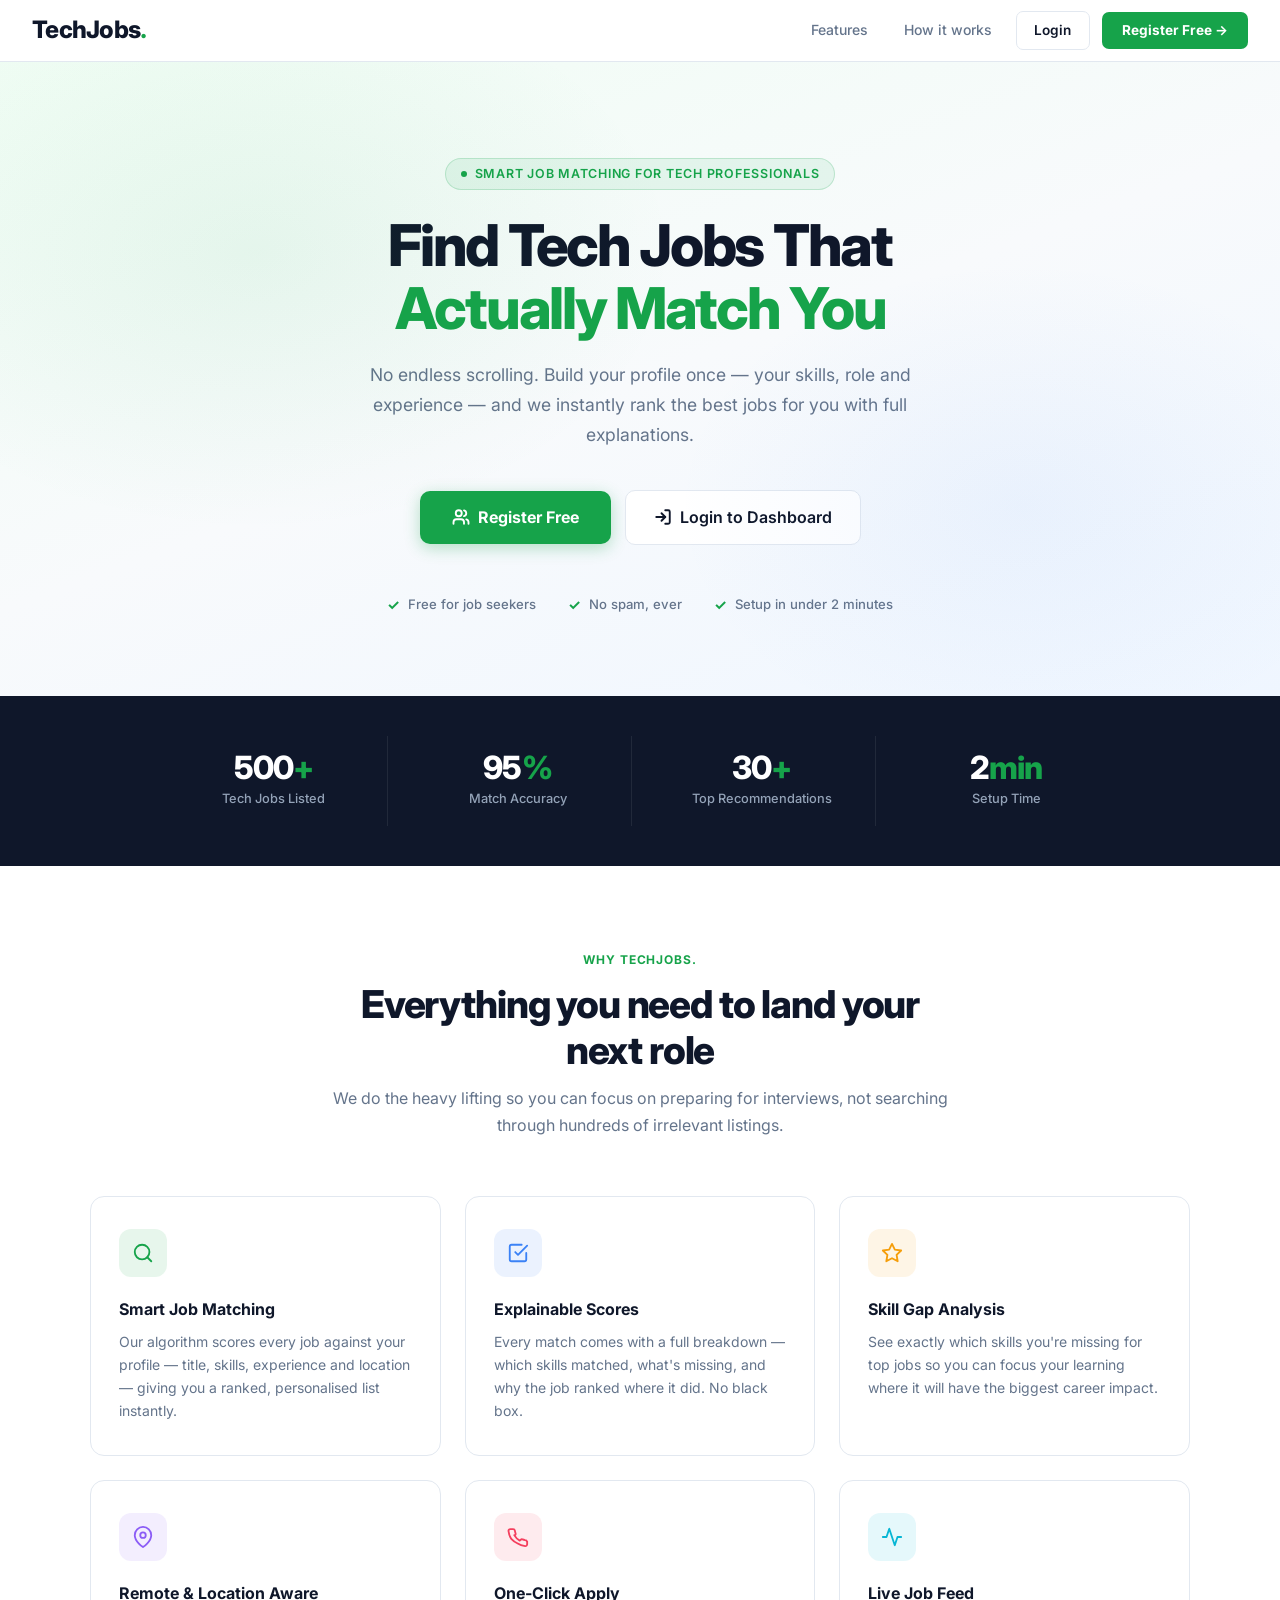
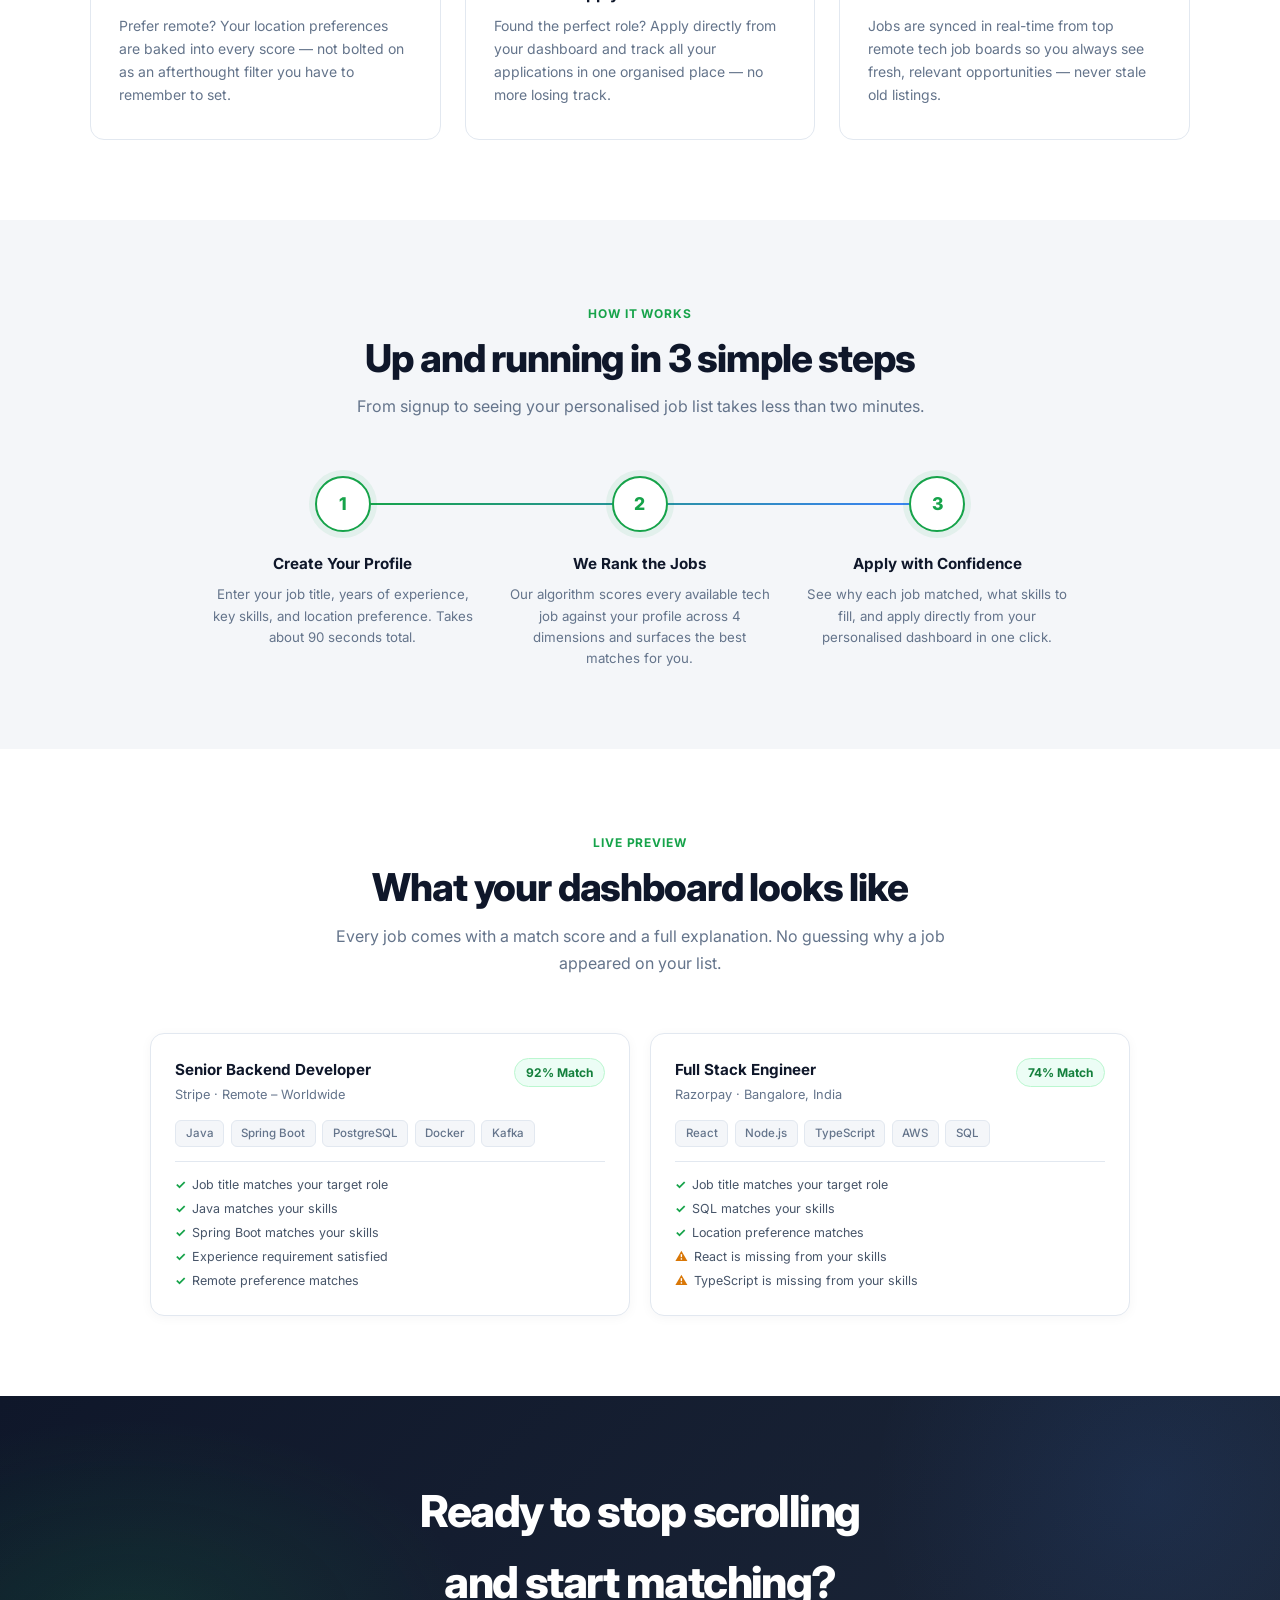
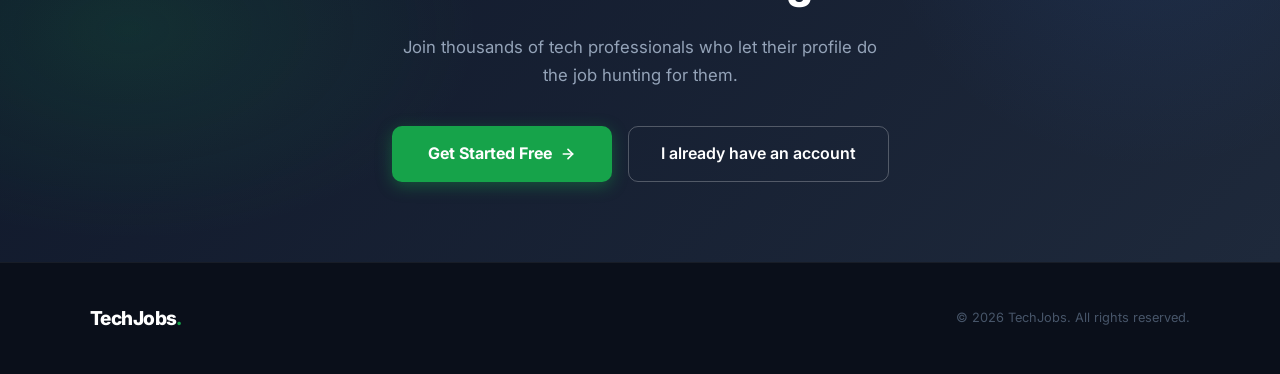
<file: index.html>
<!DOCTYPE html>
<html lang="en">
<head>
  <meta charset="utf-8">
  <meta name="viewport" content="width=device-width,initial-scale=1">
  <meta name="description" content="TechJobs – Get tech jobs matched to your profile. No searching. Tell us your role, skills and experience, and we rank the best jobs for you.">
  <title>TechJobs. – Smart Job Matching for Tech Professionals</title>
  <link rel="preconnect" href="https://fonts.googleapis.com">
  <link rel="preconnect" href="https://fonts.gstatic.com" crossorigin>
  <link href="https://fonts.googleapis.com/css2?family=Inter:wght@400;500;600;700;800&display=swap" rel="stylesheet">
  <style>
    *, *::before, *::after { box-sizing: border-box; margin: 0; padding: 0; }

    :root {
      --brand:      #16a34a;
      --brand-dark: #15803d;
      --dark:       #0f172a;
      --dark2:      #1e293b;
      --text:       #1a202c;
      --muted:      #64748b;
      --light:      #f4f6f9;
      --border:     #e2e8f0;
      --white:      #ffffff;
      --font:       'Inter', system-ui, sans-serif;
    }

    html { scroll-behavior: smooth; }
    body { font-family: var(--font); background: var(--white); color: var(--text); line-height: 1.6; -webkit-font-smoothing: antialiased; }
    a { text-decoration: none; color: inherit; }

    /* ── NAV ── */
    .nav {
      position: sticky; top: 0; z-index: 50;
      background: rgba(255,255,255,0.92);
      backdrop-filter: blur(12px);
      border-bottom: 1px solid var(--border);
      padding: 0 2rem; height: 62px;
      display: flex; align-items: center; justify-content: space-between;
    }
    .nav-brand { font-size: 1.5rem; font-weight: 800; letter-spacing: -0.03em; color: var(--dark); }
    .nav-brand span { color: var(--brand); }
    .nav-links { display: flex; align-items: center; gap: 0.75rem; }
    .nav-link { font-size: 0.875rem; font-weight: 500; color: var(--muted); padding: 0.4rem 0.75rem; border-radius: 6px; transition: color 0.15s, background 0.15s; }
    .nav-link:hover { color: var(--text); background: var(--light); }
    .nav-btn-outline { font-size: 0.85rem; font-weight: 600; color: var(--dark); border: 1.5px solid var(--border); padding: 0.45rem 1.1rem; border-radius: 7px; background: var(--white); transition: all 0.18s; }
    .nav-btn-outline:hover { background: var(--light); border-color: #94a3b8; }
    .nav-btn-primary { font-size: 0.85rem; font-weight: 700; color: var(--white); background: var(--brand); border: none; padding: 0.5rem 1.25rem; border-radius: 7px; cursor: pointer; transition: background 0.18s, transform 0.1s; }
    .nav-btn-primary:hover { background: var(--brand-dark); }

    /* ── HERO ── */
    .hero {
      background: linear-gradient(160deg, #f0fdf4 0%, #f8fafc 50%, #eff6ff 100%);
      padding: 6rem 1.5rem 5rem; text-align: center;
      position: relative; overflow: hidden;
    }
    .hero::before {
      content: ''; position: absolute; inset: 0;
      background: radial-gradient(ellipse 600px 400px at 20% 30%, rgba(22,163,74,0.07) 0%, transparent 70%),
                  radial-gradient(ellipse 500px 350px at 80% 70%, rgba(59,130,246,0.06) 0%, transparent 70%);
      pointer-events: none;
    }
    .hero-eyebrow {
      display: inline-flex; align-items: center; gap: 0.5rem;
      font-size: 0.78rem; font-weight: 600; letter-spacing: 0.06em; text-transform: uppercase;
      color: var(--brand); background: rgba(22,163,74,0.08); border: 1px solid rgba(22,163,74,0.2);
      padding: 0.3rem 0.9rem; border-radius: 999px; margin-bottom: 1.5rem;
    }
    .hero-eyebrow span { width: 6px; height: 6px; border-radius: 50%; background: var(--brand); display: inline-block; }
    .hero h1 {
      font-size: clamp(2.4rem, 5vw, 3.6rem); font-weight: 800;
      letter-spacing: -0.04em; line-height: 1.1; color: var(--dark);
      max-width: 760px; margin: 0 auto 1.25rem;
    }
    .hero h1 .accent { color: var(--brand); }
    .hero-sub { font-size: 1.1rem; color: var(--muted); max-width: 560px; margin: 0 auto 2.5rem; line-height: 1.7; }
    .hero-actions { display: flex; align-items: center; justify-content: center; gap: 0.875rem; flex-wrap: wrap; }
    .btn-hero-primary {
      display: inline-flex; align-items: center; gap: 0.5rem;
      background: var(--brand); color: var(--white); font-size: 1rem; font-weight: 700;
      padding: 0.85rem 2rem; border-radius: 10px; border: none; cursor: pointer;
      box-shadow: 0 4px 16px rgba(22,163,74,0.3);
      transition: background 0.18s, transform 0.15s, box-shadow 0.18s;
    }
    .btn-hero-primary:hover { background: var(--brand-dark); transform: translateY(-2px); box-shadow: 0 8px 24px rgba(22,163,74,0.35); }
    .btn-hero-outline {
      display: inline-flex; align-items: center; gap: 0.5rem;
      background: var(--white); color: var(--dark); font-size: 1rem; font-weight: 600;
      padding: 0.85rem 1.75rem; border-radius: 10px; border: 1.5px solid var(--border);
      transition: background 0.18s, border-color 0.18s, transform 0.15s;
    }
    .btn-hero-outline:hover { background: var(--light); border-color: #94a3b8; transform: translateY(-2px); }
    .hero-trust { margin-top: 3rem; display: flex; align-items: center; justify-content: center; gap: 2rem; flex-wrap: wrap; }
    .trust-item { display: flex; align-items: center; gap: 0.5rem; font-size: 0.82rem; color: var(--muted); font-weight: 500; }
    .trust-item .chk { color: var(--brand); font-weight: 700; font-size: 0.9rem; }

    /* ── STATS BAR ── */
    .stats-bar { background: var(--dark); padding: 2.5rem 1.5rem; }
    .stats-inner { max-width: 960px; margin: 0 auto; display: grid; grid-template-columns: repeat(4, 1fr); gap: 1rem; }
    .stat-item { text-align: center; padding: 1rem; border-right: 1px solid rgba(255,255,255,0.08); }
    .stat-item:last-child { border-right: none; }
    .stat-num { font-size: 2rem; font-weight: 800; color: var(--white); letter-spacing: -0.03em; line-height: 1; }
    .stat-num em { color: var(--brand); font-style: normal; }
    .stat-label { font-size: 0.8rem; color: #94a3b8; font-weight: 500; margin-top: 0.35rem; }

    /* ── SECTION ── */
    .section { padding: 5rem 1.5rem; }
    .section-light { background: var(--light); }
    .section-header { text-align: center; max-width: 620px; margin: 0 auto 3.5rem; }
    .section-tag { display: inline-block; font-size: 0.75rem; font-weight: 700; letter-spacing: 0.08em; text-transform: uppercase; color: var(--brand); margin-bottom: 0.75rem; }
    .section-header h2 { font-size: clamp(1.75rem, 3vw, 2.4rem); font-weight: 800; letter-spacing: -0.03em; color: var(--dark); margin-bottom: 0.75rem; line-height: 1.2; }
    .section-header p { font-size: 1rem; color: var(--muted); line-height: 1.7; }

    /* ── FEATURE CARDS ── */
    .features-grid { max-width: 1100px; margin: 0 auto; display: grid; grid-template-columns: repeat(3, 1fr); gap: 1.5rem; }
    .feature-card {
      background: var(--white); border: 1px solid var(--border); border-radius: 14px;
      padding: 2rem 1.75rem; transition: box-shadow 0.2s, transform 0.2s;
    }
    .feature-card:hover { box-shadow: 0 12px 32px rgba(15,23,42,0.08); transform: translateY(-3px); }
    .feature-icon { width: 48px; height: 48px; border-radius: 12px; display: flex; align-items: center; justify-content: center; margin-bottom: 1.25rem; }
    .icon-green  { background: rgba(22,163,74,0.1);  color: var(--brand); }
    .icon-blue   { background: rgba(59,130,246,0.1); color: #3b82f6; }
    .icon-amber  { background: rgba(245,158,11,0.1); color: #f59e0b; }
    .icon-purple { background: rgba(139,92,246,0.1); color: #8b5cf6; }
    .icon-rose   { background: rgba(244,63,94,0.1);  color: #f43f5e; }
    .icon-cyan   { background: rgba(6,182,212,0.1);  color: #06b6d4; }
    .feature-card h3 { font-size: 1rem; font-weight: 700; color: var(--dark); margin-bottom: 0.5rem; }
    .feature-card p  { font-size: 0.875rem; color: var(--muted); line-height: 1.65; }

    /* ── STEPS ── */
    .steps { max-width: 860px; margin: 0 auto; display: grid; grid-template-columns: repeat(3, 1fr); gap: 2rem; position: relative; }
    .steps::before {
      content: ''; position: absolute; top: 27px; left: 18%; right: 18%;
      height: 2px; background: linear-gradient(90deg, var(--brand) 0%, #3b82f6 100%);
    }
    .step { text-align: center; position: relative; }
    .step-num {
      width: 56px; height: 56px; border-radius: 50%; background: var(--white);
      border: 2px solid var(--brand); color: var(--brand); font-size: 1.1rem; font-weight: 800;
      display: flex; align-items: center; justify-content: center;
      margin: 0 auto 1.25rem; box-shadow: 0 0 0 6px rgba(22,163,74,0.08); position: relative; z-index: 2;
    }
    .step h3 { font-size: 0.95rem; font-weight: 700; color: var(--dark); margin-bottom: 0.5rem; }
    .step p  { font-size: 0.83rem; color: var(--muted); line-height: 1.6; }

    /* ── JOB PREVIEW CARDS ── */
    .preview-grid { max-width: 980px; margin: 0 auto; display: grid; grid-template-columns: 1fr 1fr; gap: 1.25rem; }
    .preview-card { background: var(--white); border: 1px solid var(--border); border-radius: 14px; padding: 1.5rem; display: flex; flex-direction: column; gap: 0.9rem; box-shadow: 0 2px 12px rgba(15,23,42,0.04); }
    .job-pv-header { display: flex; justify-content: space-between; align-items: flex-start; }
    .job-pv-title   { font-weight: 700; font-size: 0.95rem; color: var(--dark); margin-bottom: 0.2rem; }
    .job-pv-company { font-size: 0.8rem; color: var(--muted); }
    .match-badge { background: #ecfdf5; color: #15803d; font-size: 0.75rem; font-weight: 700; padding: 0.25rem 0.7rem; border-radius: 999px; border: 1px solid #bbf7d0; white-space: nowrap; }
    .job-pv-tags  { display: flex; flex-wrap: wrap; gap: 0.4rem; }
    .tag-pill { font-size: 0.72rem; font-weight: 500; background: var(--light); color: var(--muted); padding: 0.2rem 0.6rem; border-radius: 6px; border: 1px solid var(--border); }
    .job-pv-reasons { border-top: 1px solid var(--border); padding-top: 0.8rem; display: flex; flex-direction: column; gap: 0.25rem; }
    .rl { font-size: 0.78rem; color: #475569; display: flex; align-items: center; gap: 0.4rem; }
    .rl::before { font-weight: 700; flex-shrink: 0; }
    .rl.ok::before   { content: '✓'; color: var(--brand); }
    .rl.warn::before { content: '⚠'; color: #d97706; }

    /* ── CTA BANNER ── */
    .cta-banner { background: linear-gradient(135deg, var(--dark) 0%, var(--dark2) 100%); padding: 5rem 1.5rem; text-align: center; position: relative; overflow: hidden; }
    .cta-banner::before {
      content: ''; position: absolute; inset: 0;
      background: radial-gradient(ellipse 500px 300px at 10% 50%, rgba(22,163,74,0.15) 0%, transparent 70%),
                  radial-gradient(ellipse 400px 400px at 90% 20%, rgba(59,130,246,0.1) 0%, transparent 70%);
      pointer-events: none;
    }
    .cta-banner h2 { font-size: clamp(1.8rem, 3.5vw, 2.75rem); font-weight: 800; letter-spacing: -0.035em; color: var(--white); margin-bottom: 1rem; position: relative; }
    .cta-banner p  { font-size: 1.05rem; color: #94a3b8; max-width: 500px; margin: 0 auto 2.25rem; position: relative; line-height: 1.7; }
    .cta-actions { position: relative; display: flex; justify-content: center; gap: 1rem; flex-wrap: wrap; }
    .btn-cta-primary {
      display: inline-flex; align-items: center; gap: 0.5rem;
      background: var(--brand); color: var(--white); font-size: 1rem; font-weight: 700;
      padding: 0.9rem 2.25rem; border-radius: 10px; border: none; cursor: pointer;
      box-shadow: 0 4px 16px rgba(22,163,74,0.4); transition: all 0.18s;
    }
    .btn-cta-primary:hover { background: var(--brand-dark); transform: translateY(-2px); box-shadow: 0 8px 24px rgba(22,163,74,0.45); }
    .btn-cta-outline {
      display: inline-flex; align-items: center; background: transparent; color: var(--white);
      font-size: 1rem; font-weight: 600; padding: 0.9rem 2rem; border-radius: 10px;
      border: 1.5px solid rgba(255,255,255,0.25); transition: all 0.18s;
    }
    .btn-cta-outline:hover { background: rgba(255,255,255,0.08); border-color: rgba(255,255,255,0.45); }

    /* ── FOOTER ── */
    .footer { background: #0a0f1a; padding: 2.5rem 1.5rem; border-top: 1px solid rgba(255,255,255,0.06); }
    .footer-inner { max-width: 1100px; margin: 0 auto; display: flex; align-items: center; justify-content: space-between; flex-wrap: wrap; gap: 1rem; }
    .footer-brand { font-size: 1.2rem; font-weight: 800; color: var(--white); letter-spacing: -0.03em; }
    .footer-brand span { color: var(--brand); }
    .footer-copy { font-size: 0.8rem; color: #475569; }
    .footer-links { display: flex; gap: 1.5rem; }
    .footer-links a { font-size: 0.8rem; color: #475569; transition: color 0.15s; }
    .footer-links a:hover { color: #94a3b8; }

    /* ── RESPONSIVE ── */
    @media (max-width: 900px) {
      .features-grid { grid-template-columns: 1fr 1fr; }
      .stats-inner { grid-template-columns: repeat(2, 1fr); }
      .stat-item:nth-child(2) { border-right: none; }
      .preview-grid { grid-template-columns: 1fr; max-width: 520px; }
    }
    @media (max-width: 640px) {
      .features-grid { grid-template-columns: 1fr; }
      .steps { grid-template-columns: 1fr; }
      .steps::before { display: none; }
      .nav-link { display: none; }
      .hero { padding: 4rem 1rem 3.5rem; }
      .hero h1 { font-size: 2.1rem; }
      .hero-trust { gap: 1.25rem; }
      .footer-inner { flex-direction: column; text-align: center; }
      .footer-links { justify-content: center; }
    }
  </style>
</head>
<body>

  <!-- NAV -->
  <nav class="nav">
    <a href="index.html" class="nav-brand">TechJobs<span>.</span></a>
    <div class="nav-links">
      <a href="#features" class="nav-link">Features</a>
      <a href="#how-it-works" class="nav-link">How it works</a>
      <a href="login.html" class="nav-btn-outline">Login</a>
      <a href="register.html" class="nav-btn-primary">Register Free →</a>
    </div>
  </nav>

  <!-- HERO -->
  <section class="hero">
    <div class="hero-eyebrow"><span></span> Smart Job Matching for Tech Professionals</div>
    <h1>Find Tech Jobs That<br><span class="accent">Actually Match You</span></h1>
    <p class="hero-sub">
      No endless scrolling. Build your profile once — your skills, role and experience — and we instantly rank the best jobs for you with full explanations.
    </p>
    <div class="hero-actions">
      <a href="register.html" class="btn-hero-primary">
        <svg width="18" height="18" viewBox="0 0 24 24" fill="none" stroke="currentColor" stroke-width="2.5" stroke-linecap="round" stroke-linejoin="round"><path d="M16 21v-2a4 4 0 0 0-4-4H6a4 4 0 0 0-4 4v2"/><circle cx="9" cy="7" r="4"/><path d="M22 21v-2a4 4 0 0 0-3-3.87"/><path d="M16 3.13a4 4 0 0 1 0 7.75"/></svg>
        Register Free
      </a>
      <a href="login.html" class="btn-hero-outline">
        <svg width="18" height="18" viewBox="0 0 24 24" fill="none" stroke="currentColor" stroke-width="2.5" stroke-linecap="round" stroke-linejoin="round"><path d="M15 3h4a2 2 0 0 1 2 2v14a2 2 0 0 1-2 2h-4"/><polyline points="10 17 15 12 10 7"/><line x1="15" y1="12" x2="3" y2="12"/></svg>
        Login to Dashboard
      </a>
    </div>
    <div class="hero-trust">
      <div class="trust-item"><span class="chk">✓</span> Free for job seekers</div>
      <div class="trust-item"><span class="chk">✓</span> No spam, ever</div>
      <div class="trust-item"><span class="chk">✓</span> Setup in under 2 minutes</div>
    </div>
  </section>

  <!-- STATS BAR -->
  <div class="stats-bar">
    <div class="stats-inner">
      <div class="stat-item"><div class="stat-num">500<em>+</em></div><div class="stat-label">Tech Jobs Listed</div></div>
      <div class="stat-item"><div class="stat-num">95<em>%</em></div><div class="stat-label">Match Accuracy</div></div>
      <div class="stat-item"><div class="stat-num">30<em>+</em></div><div class="stat-label">Top Recommendations</div></div>
      <div class="stat-item"><div class="stat-num">2<em>min</em></div><div class="stat-label">Setup Time</div></div>
    </div>
  </div>

  <!-- FEATURES -->
  <section class="section" id="features">
    <div class="section-header">
      <span class="section-tag">Why TechJobs.</span>
      <h2>Everything you need to land your next role</h2>
      <p>We do the heavy lifting so you can focus on preparing for interviews, not searching through hundreds of irrelevant listings.</p>
    </div>
    <div class="features-grid">
      <div class="feature-card">
        <div class="feature-icon icon-green">
          <svg width="22" height="22" viewBox="0 0 24 24" fill="none" stroke="currentColor" stroke-width="2" stroke-linecap="round" stroke-linejoin="round"><circle cx="11" cy="11" r="8"/><line x1="21" y1="21" x2="16.65" y2="16.65"/></svg>
        </div>
        <h3>Smart Job Matching</h3>
        <p>Our algorithm scores every job against your profile — title, skills, experience and location — giving you a ranked, personalised list instantly.</p>
      </div>
      <div class="feature-card">
        <div class="feature-icon icon-blue">
          <svg width="22" height="22" viewBox="0 0 24 24" fill="none" stroke="currentColor" stroke-width="2" stroke-linecap="round" stroke-linejoin="round"><path d="M9 11l3 3L22 4"/><path d="M21 12v7a2 2 0 0 1-2 2H5a2 2 0 0 1-2-2V5a2 2 0 0 1 2-2h11"/></svg>
        </div>
        <h3>Explainable Scores</h3>
        <p>Every match comes with a full breakdown — which skills matched, what's missing, and why the job ranked where it did. No black box.</p>
      </div>
      <div class="feature-card">
        <div class="feature-icon icon-amber">
          <svg width="22" height="22" viewBox="0 0 24 24" fill="none" stroke="currentColor" stroke-width="2" stroke-linecap="round" stroke-linejoin="round"><polygon points="12 2 15.09 8.26 22 9.27 17 14.14 18.18 21.02 12 17.77 5.82 21.02 7 14.14 2 9.27 8.91 8.26 12 2"/></svg>
        </div>
        <h3>Skill Gap Analysis</h3>
        <p>See exactly which skills you're missing for top jobs so you can focus your learning where it will have the biggest career impact.</p>
      </div>
      <div class="feature-card">
        <div class="feature-icon icon-purple">
          <svg width="22" height="22" viewBox="0 0 24 24" fill="none" stroke="currentColor" stroke-width="2" stroke-linecap="round" stroke-linejoin="round"><path d="M21 10c0 7-9 13-9 13s-9-6-9-13a9 9 0 0 1 18 0z"/><circle cx="12" cy="10" r="3"/></svg>
        </div>
        <h3>Remote & Location Aware</h3>
        <p>Prefer remote? Your location preferences are baked into every score — not bolted on as an afterthought filter you have to remember to set.</p>
      </div>
      <div class="feature-card">
        <div class="feature-icon icon-rose">
          <svg width="22" height="22" viewBox="0 0 24 24" fill="none" stroke="currentColor" stroke-width="2" stroke-linecap="round" stroke-linejoin="round"><path d="M22 16.92v3a2 2 0 0 1-2.18 2 19.79 19.79 0 0 1-8.63-3.07A19.5 19.5 0 0 1 4.69 14.1a19.79 19.79 0 0 1-3.07-8.67A2 2 0 0 1 3.6 3.33h3a2 2 0 0 1 2 1.72c.127.96.361 1.903.7 2.81a2 2 0 0 1-.45 2.11L7.91 10a16 16 0 0 0 6 6l.92-.92a2 2 0 0 1 2.11-.45c.907.339 1.85.573 2.81.7A2 2 0 0 1 21.73 17z"/></svg>
        </div>
        <h3>One-Click Apply</h3>
        <p>Found the perfect role? Apply directly from your dashboard and track all your applications in one organised place — no more losing track.</p>
      </div>
      <div class="feature-card">
        <div class="feature-icon icon-cyan">
          <svg width="22" height="22" viewBox="0 0 24 24" fill="none" stroke="currentColor" stroke-width="2" stroke-linecap="round" stroke-linejoin="round"><polyline points="22 12 18 12 15 21 9 3 6 12 2 12"/></svg>
        </div>
        <h3>Live Job Feed</h3>
        <p>Jobs are synced in real-time from top remote tech job boards so you always see fresh, relevant opportunities — never stale old listings.</p>
      </div>
    </div>
  </section>

  <!-- HOW IT WORKS -->
  <section class="section section-light" id="how-it-works">
    <div class="section-header">
      <span class="section-tag">How it works</span>
      <h2>Up and running in 3 simple steps</h2>
      <p>From signup to seeing your personalised job list takes less than two minutes.</p>
    </div>
    <div class="steps">
      <div class="step">
        <div class="step-num">1</div>
        <h3>Create Your Profile</h3>
        <p>Enter your job title, years of experience, key skills, and location preference. Takes about 90 seconds total.</p>
      </div>
      <div class="step">
        <div class="step-num">2</div>
        <h3>We Rank the Jobs</h3>
        <p>Our algorithm scores every available tech job against your profile across 4 dimensions and surfaces the best matches for you.</p>
      </div>
      <div class="step">
        <div class="step-num">3</div>
        <h3>Apply with Confidence</h3>
        <p>See why each job matched, what skills to fill, and apply directly from your personalised dashboard in one click.</p>
      </div>
    </div>
  </section>

  <!-- JOB PREVIEW -->
  <section class="section">
    <div class="section-header">
      <span class="section-tag">Live Preview</span>
      <h2>What your dashboard looks like</h2>
      <p>Every job comes with a match score and a full explanation. No guessing why a job appeared on your list.</p>
    </div>
    <div class="preview-grid">
      <div class="preview-card">
        <div class="job-pv-header">
          <div>
            <div class="job-pv-title">Senior Backend Developer</div>
            <div class="job-pv-company">Stripe · Remote – Worldwide</div>
          </div>
          <span class="match-badge">92% Match</span>
        </div>
        <div class="job-pv-tags">
          <span class="tag-pill">Java</span>
          <span class="tag-pill">Spring Boot</span>
          <span class="tag-pill">PostgreSQL</span>
          <span class="tag-pill">Docker</span>
          <span class="tag-pill">Kafka</span>
        </div>
        <div class="job-pv-reasons">
          <div class="rl ok">Job title matches your target role</div>
          <div class="rl ok">Java matches your skills</div>
          <div class="rl ok">Spring Boot matches your skills</div>
          <div class="rl ok">Experience requirement satisfied</div>
          <div class="rl ok">Remote preference matches</div>
        </div>
      </div>
      <div class="preview-card">
        <div class="job-pv-header">
          <div>
            <div class="job-pv-title">Full Stack Engineer</div>
            <div class="job-pv-company">Razorpay · Bangalore, India</div>
          </div>
          <span class="match-badge">74% Match</span>
        </div>
        <div class="job-pv-tags">
          <span class="tag-pill">React</span>
          <span class="tag-pill">Node.js</span>
          <span class="tag-pill">TypeScript</span>
          <span class="tag-pill">AWS</span>
          <span class="tag-pill">SQL</span>
        </div>
        <div class="job-pv-reasons">
          <div class="rl ok">Job title matches your target role</div>
          <div class="rl ok">SQL matches your skills</div>
          <div class="rl ok">Location preference matches</div>
          <div class="rl warn">React is missing from your skills</div>
          <div class="rl warn">TypeScript is missing from your skills</div>
        </div>
      </div>
    </div>
  </section>

  <!-- CTA BANNER -->
  <section class="cta-banner">
    <h2>Ready to stop scrolling<br>and start matching?</h2>
    <p>Join thousands of tech professionals who let their profile do the job hunting for them.</p>
    <div class="cta-actions">
      <a href="register.html" class="btn-cta-primary">
        Get Started Free
        <svg width="16" height="16" viewBox="0 0 24 24" fill="none" stroke="currentColor" stroke-width="2.5" stroke-linecap="round" stroke-linejoin="round"><line x1="5" y1="12" x2="19" y2="12"/><polyline points="12 5 19 12 12 19"/></svg>
      </a>
      <a href="login.html" class="btn-cta-outline">I already have an account</a>
    </div>
  </section>

  <!-- FOOTER -->
  <footer class="footer">
    <div class="footer-inner">
      <div class="footer-brand">TechJobs<span>.</span></div>
      <div class="footer-copy">© 2026 TechJobs. All rights reserved.</div>
    </div>
  </footer>

</body>
</html>
</file>
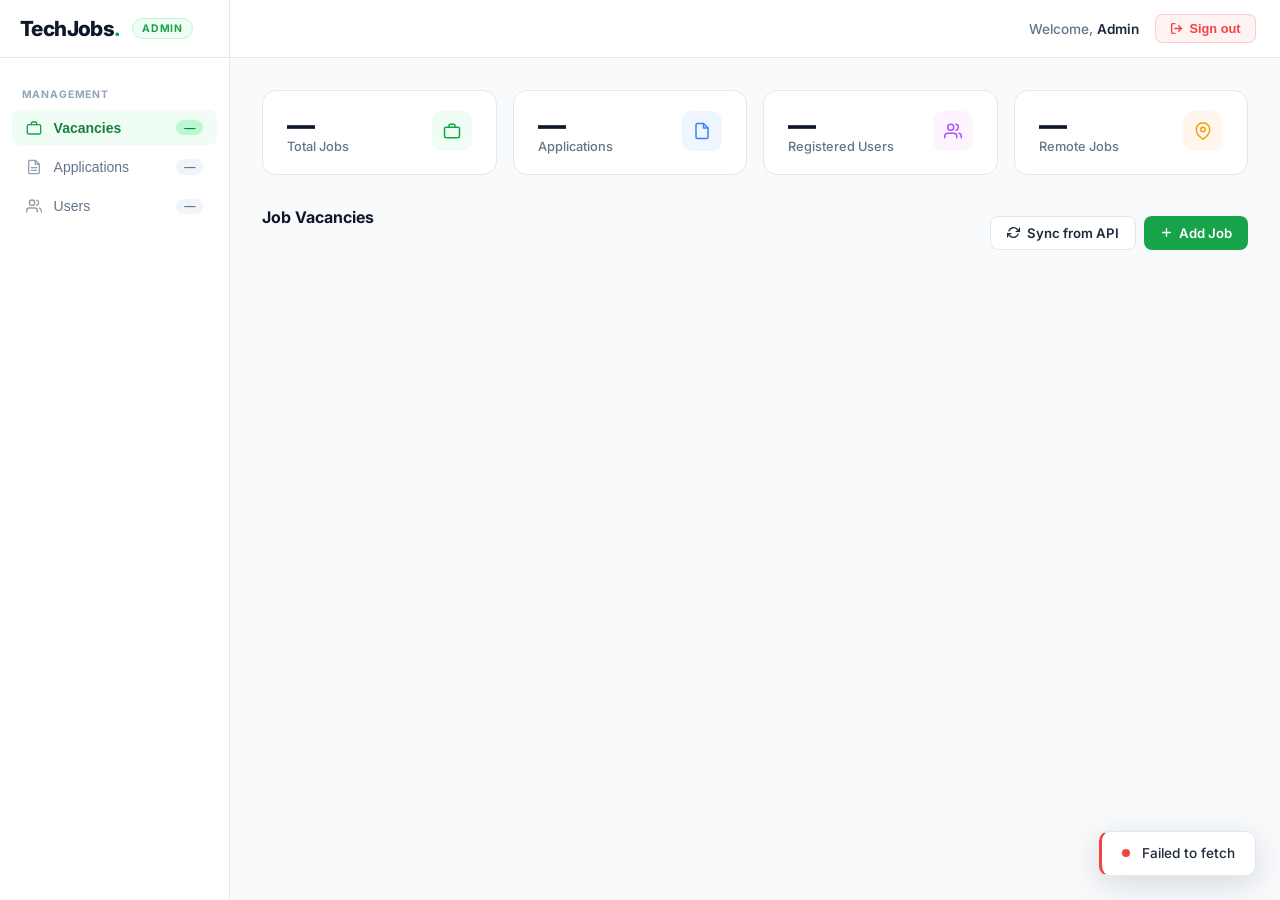
<file: admin.html>
<!DOCTYPE html>
<html lang="en">
<head>
  <meta charset="utf-8">
  <meta name="viewport" content="width=device-width,initial-scale=1">
  <title>Admin Dashboard – TechJobs.</title>
  <link rel="preconnect" href="https://fonts.googleapis.com">
  <link rel="preconnect" href="https://fonts.gstatic.com" crossorigin>
  <link href="https://fonts.googleapis.com/css2?family=Inter:wght@400;500;600;700;800&display=swap" rel="stylesheet">
  <style>
    *, *::before, *::after { box-sizing: border-box; margin: 0; padding: 0; }
    :root {
      --brand: #16a34a; --brand-dark: #15803d; --brand-light: #f0fdf4; --brand-border: #bbf7d0;
      --dark: #0f172a; --dark2: #1e293b; --dark3: #334155;
      --text: #1e293b; --muted: #64748b; --muted2: #94a3b8;
      --bg: #f8fafc; --white: #ffffff; --border: #e2e8f0; --border2: #f1f5f9;
      --danger: #ef4444; --danger-light: #fef2f2; --danger-border: #fecaca;
      --warning: #f59e0b; --warning-light: #fffbeb;
      --blue: #3b82f6; --blue-light: #eff6ff; --blue-border: #bfdbfe;
      --radius: 10px; --radius-lg: 14px;
      --font: 'Inter', system-ui, sans-serif;
      --sidebar-w: 230px;
      --nav-h: 58px;
    }
    html { height: 100%; }
    body { font-family: var(--font); background: var(--bg); color: var(--text); height: 100%; display: flex; flex-direction: column; -webkit-font-smoothing: antialiased; }
    a { text-decoration: none; color: inherit; }

    /* ── TOP NAV ── */
    .top-nav {
      position: fixed; top: 0; left: 0; right: 0; z-index: 100;
      height: var(--nav-h);
      background: var(--white); border-bottom: 1px solid var(--border);
      display: flex; align-items: center; justify-content: space-between;
      padding: 0 1.5rem 0 0;
    }
    .nav-left {
      width: var(--sidebar-w); flex-shrink: 0;
      display: flex; align-items: center; gap: 0.75rem;
      padding: 0 1.25rem;
      border-right: 1px solid var(--border);
      height: 100%;
    }
    .nav-brand { font-size: 1.3rem; font-weight: 800; letter-spacing: -0.03em; color: var(--dark); }
    .nav-brand span { color: var(--brand); }
    .nav-admin-badge {
      font-size: 0.65rem; font-weight: 700; letter-spacing: 0.07em; text-transform: uppercase;
      color: var(--brand); background: var(--brand-light); border: 1px solid var(--brand-border);
      padding: 0.2rem 0.55rem; border-radius: 999px;
    }
    .nav-right { display: flex; align-items: center; gap: 1rem; }
    .nav-welcome { font-size: 0.85rem; font-weight: 500; color: var(--muted); }
    .nav-welcome strong { color: var(--text); font-weight: 600; }
    .btn-logout {
      display: inline-flex; align-items: center; gap: 0.4rem;
      font-size: 0.8rem; font-weight: 600; color: var(--danger);
      background: var(--danger-light); border: 1px solid var(--danger-border);
      padding: 0.4rem 0.9rem; border-radius: 7px; cursor: pointer;
      transition: all 0.15s;
    }
    .btn-logout:hover { background: #fecaca; }

    /* ── LAYOUT ── */
    .layout { display: flex; margin-top: var(--nav-h); min-height: calc(100vh - var(--nav-h)); }

    /* ── SIDEBAR ── */
    .sidebar {
      position: fixed; top: var(--nav-h); left: 0; bottom: 0;
      width: var(--sidebar-w); background: var(--white);
      border-right: 1px solid var(--border);
      padding: 1.25rem 0.75rem;
      display: flex; flex-direction: column; gap: 0.25rem;
      overflow-y: auto;
    }
    .sidebar-label {
      font-size: 0.65rem; font-weight: 700; letter-spacing: 0.08em;
      text-transform: uppercase; color: var(--muted2);
      padding: 0.6rem 0.6rem 0.35rem;
    }
    .sidebar-item {
      display: flex; align-items: center; gap: 0.75rem;
      padding: 0.6rem 0.85rem; border-radius: 8px; cursor: pointer;
      font-size: 0.875rem; font-weight: 500; color: var(--muted);
      transition: all 0.15s; border: none; background: none; width: 100%; text-align: left;
    }
    .sidebar-item:hover { background: var(--bg); color: var(--text); }
    .sidebar-item.active { background: var(--brand-light); color: var(--brand-dark); font-weight: 600; }
    .sidebar-item.active svg { color: var(--brand); }
    .sidebar-item svg { flex-shrink: 0; opacity: 0.7; }
    .sidebar-item.active svg { opacity: 1; }
    .sidebar-count {
      margin-left: auto; font-size: 0.7rem; font-weight: 700;
      background: var(--border2); color: var(--muted);
      padding: 0.1rem 0.5rem; border-radius: 999px; min-width: 22px; text-align: center;
    }
    .sidebar-item.active .sidebar-count { background: var(--brand-border); color: var(--brand-dark); }

    /* ── MAIN CONTENT ── */
    .main { margin-left: var(--sidebar-w); flex: 1; padding: 2rem; max-width: 1200px; }

    /* ── PAGE HEADER ── */
    .page-header { margin-bottom: 1.75rem; }
    .page-header h1 { font-size: 1.4rem; font-weight: 800; letter-spacing: -0.025em; color: var(--dark); margin-bottom: 0.25rem; }
    .page-header p  { font-size: 0.875rem; color: var(--muted); }

    /* ── STAT CARDS ── */
    .stat-cards { display: grid; grid-template-columns: repeat(4, 1fr); gap: 1rem; margin-bottom: 2rem; }
    .stat-card {
      background: var(--white); border: 1px solid var(--border);
      border-radius: var(--radius-lg); padding: 1.25rem 1.5rem;
      display: flex; flex-direction: column; gap: 0.5rem;
    }
    .stat-card-top { display: flex; justify-content: space-between; align-items: flex-start; }
    .stat-card-icon {
      width: 40px; height: 40px; border-radius: 10px;
      display: flex; align-items: center; justify-content: center;
    }
    .stat-card-num  { font-size: 1.75rem; font-weight: 800; color: var(--dark); letter-spacing: -0.03em; line-height: 1; }
    .stat-card-label{ font-size: 0.8rem; color: var(--muted); font-weight: 500; }

    /* ── TAB CONTENT ── */
    .tab-content { display: none; }
    .tab-content.active { display: block; }

    /* ── SECTION HEADER ── */
    .sec-header {
      display: flex; justify-content: space-between; align-items: center;
      margin-bottom: 1.25rem;
    }
    .sec-header h2 { font-size: 1rem; font-weight: 700; color: var(--dark); }
    .sec-header-btns { display: flex; gap: 0.5rem; }

    /* ── BUTTONS ── */
    .btn {
      display: inline-flex; align-items: center; gap: 0.4rem;
      font-family: var(--font); font-size: 0.825rem; font-weight: 600; cursor: pointer;
      padding: 0.5rem 1rem; border-radius: 8px; border: none;
      transition: all 0.15s;
    }
    .btn-primary  { background: var(--brand);   color: #fff; }
    .btn-primary:hover { background: var(--brand-dark); }
    .btn-outline  { background: var(--white); color: var(--text); border: 1px solid var(--border); }
    .btn-outline:hover { background: var(--bg); }
    .btn-danger-soft { background: var(--danger-light); color: var(--danger); border: 1px solid var(--danger-border); }
    .btn-danger-soft:hover { background: #fecaca; }
    .btn-edit { background: var(--blue-light); color: var(--blue); border: 1px solid var(--blue-border); font-size: 0.75rem; padding: 0.3rem 0.7rem; }
    .btn-edit:hover { background: #bfdbfe; }
    .btn-del  { background: var(--danger-light); color: var(--danger); border: 1px solid var(--danger-border); font-size: 0.75rem; padding: 0.3rem 0.7rem; }
    .btn-del:hover  { background: #fecaca; }
    .btn:disabled { opacity: 0.55; cursor: not-allowed; }

    /* ── TABLE ── */
    .table-wrap { background: var(--white); border: 1px solid var(--border); border-radius: var(--radius-lg); overflow: hidden; }
    table { width: 100%; border-collapse: collapse; font-size: 0.83rem; }
    thead { background: var(--bg); }
    th {
      text-align: left; padding: 0.75rem 1rem;
      font-size: 0.72rem; font-weight: 700; text-transform: uppercase;
      letter-spacing: 0.06em; color: var(--muted);
      border-bottom: 1px solid var(--border);
    }
    td { padding: 0.85rem 1rem; border-bottom: 1px solid var(--border2); vertical-align: middle; color: var(--text); }
    tr:last-child td { border-bottom: none; }
    tbody tr { transition: background 0.1s; }
    tbody tr:hover { background: #fafbfc; }
    .td-truncate { max-width: 200px; overflow: hidden; text-overflow: ellipsis; white-space: nowrap; display: inline-block; vertical-align: middle; }

    /* ── BADGES ── */
    .badge {
      display: inline-block; font-size: 0.7rem; font-weight: 700;
      padding: 0.2rem 0.6rem; border-radius: 999px;
    }
    .badge-green  { background: var(--brand-light); color: var(--brand-dark); border: 1px solid var(--brand-border); }
    .badge-blue   { background: var(--blue-light);  color: var(--blue);       border: 1px solid var(--blue-border); }
    .badge-gray   { background: var(--border2);     color: var(--muted);      border: 1px solid var(--border); }
    .badge-amber  { background: var(--warning-light); color: #92400e;         border: 1px solid #fcd34d; }

    /* ── APP CARDS ── */
    .app-card {
      background: var(--white); border: 1px solid var(--border);
      border-radius: var(--radius-lg); margin-bottom: 0.875rem; overflow: hidden;
    }
    .app-card-head {
      display: flex; justify-content: space-between; align-items: center;
      padding: 0.9rem 1.25rem; background: var(--bg);
      border-bottom: 1px solid var(--border);
    }
    .app-card-name  { font-weight: 700; font-size: 0.95rem; color: var(--dark); }
    .app-card-email { font-size: 0.78rem; color: var(--muted); margin-top: 0.15rem; }
    .app-card-body  { padding: 1rem 1.25rem; display: grid; grid-template-columns: 1fr 1fr; gap: 1rem; }
    .app-section-label { font-size: 0.68rem; font-weight: 700; text-transform: uppercase; letter-spacing: 0.07em; color: var(--muted2); margin-bottom: 0.6rem; }
    .app-row { font-size: 0.82rem; margin-bottom: 0.3rem; }
    .app-row .lbl { color: var(--muted); margin-right: 0.3rem; }
    .skill-chips { display: flex; flex-wrap: wrap; gap: 0.35rem; margin-top: 0.5rem; }
    .skill-chip { font-size: 0.7rem; font-weight: 500; background: var(--border2); color: var(--muted); padding: 0.18rem 0.55rem; border-radius: 6px; border: 1px solid var(--border); }

    /* ── STATUS badge ── */
    .status-applied   { background: var(--blue-light);    color: var(--blue);    border: 1px solid var(--blue-border); }
    .status-reviewed  { background: var(--warning-light); color: #92400e;        border: 1px solid #fcd34d; }
    .status-shortlisted{background: var(--brand-light);  color: var(--brand-dark);border:1px solid var(--brand-border);}
    .status-rejected  { background: var(--danger-light);  color: var(--danger);  border: 1px solid var(--danger-border); }

    /* ── EMPTY STATE ── */
    .empty {
      text-align: center; padding: 3rem 2rem;
      background: var(--white); border: 1px solid var(--border);
      border-radius: var(--radius-lg); color: var(--muted);
    }
    .empty-icon { font-size: 2rem; margin-bottom: 0.75rem; opacity: 0.4; }
    .empty h3 { font-size: 0.95rem; font-weight: 600; color: var(--text); margin-bottom: 0.4rem; }
    .empty p  { font-size: 0.85rem; }

    /* ── SYNC STATUS ── */
    #syncStatus { font-size: 0.82rem; font-weight: 500; color: var(--muted); margin-bottom: 1rem; min-height: 1.2em; }

    /* ── MODAL ── */
    .modal-overlay {
      position: fixed; inset: 0; z-index: 200;
      background: rgba(15,23,42,0.45); backdrop-filter: blur(3px);
      display: none; align-items: center; justify-content: center;
      padding: 1rem;
    }
    .modal-overlay.open { display: flex; }
    .modal {
      background: var(--white); border-radius: var(--radius-lg);
      width: 100%; max-width: 640px; max-height: 90vh; overflow-y: auto;
      box-shadow: 0 24px 64px rgba(15,23,42,0.2);
      animation: slideUp 0.2s ease;
    }
    @keyframes slideUp { from { transform: translateY(16px); opacity: 0; } to { transform: translateY(0); opacity: 1; } }
    .modal-head {
      display: flex; justify-content: space-between; align-items: center;
      padding: 1.25rem 1.5rem; border-bottom: 1px solid var(--border);
      position: sticky; top: 0; background: var(--white); z-index: 1;
    }
    .modal-head h3 { font-size: 1rem; font-weight: 700; color: var(--dark); }
    .modal-close { background: none; border: none; cursor: pointer; color: var(--muted); padding: 0.25rem; border-radius: 6px; font-size: 1.2rem; line-height: 1; transition: color 0.15s, background 0.15s; }
    .modal-close:hover { color: var(--text); background: var(--bg); }
    .modal-body { padding: 1.5rem; display: flex; flex-direction: column; gap: 1rem; }
    .modal-grid-2 { display: grid; grid-template-columns: 1fr 1fr; gap: 1rem; }
    .modal-grid-3 { display: grid; grid-template-columns: 1fr 1fr 1fr; gap: 1rem; }
    .field { display: flex; flex-direction: column; gap: 0.35rem; }
    .field label { font-size: 0.78rem; font-weight: 600; color: var(--text); }
    .field input, .field textarea, .field select {
      padding: 0.6rem 0.85rem; border: 1px solid var(--border); border-radius: 8px;
      font-family: var(--font); font-size: 0.875rem; color: var(--text); background: var(--white);
      transition: border-color 0.15s, box-shadow 0.15s; outline: none;
    }
    .field input::placeholder, .field textarea::placeholder { color: var(--muted2); }
    .field input:focus, .field textarea:focus, .field select:focus {
      border-color: var(--dark); box-shadow: 0 0 0 3px rgba(15,23,42,0.07);
    }
    .field textarea { resize: vertical; min-height: 80px; line-height: 1.5; }
    .modal-foot { padding: 1rem 1.5rem; border-top: 1px solid var(--border); display: flex; gap: 0.75rem; justify-content: flex-end; }

    /* ── TOAST ── */
    .toast {
      position: fixed; bottom: 1.5rem; right: 1.5rem; z-index: 300;
      display: flex; align-items: center; gap: 0.75rem;
      padding: 0.85rem 1.25rem;
      background: var(--white); border: 1px solid var(--border);
      border-radius: 10px; box-shadow: 0 8px 32px rgba(15,23,42,0.14);
      font-size: 0.85rem; font-weight: 500;
      transform: translateY(20px); opacity: 0;
      transition: all 0.25s ease; pointer-events: none;
    }
    .toast.show { transform: translateY(0); opacity: 1; pointer-events: auto; }
    .toast.ok  { border-left: 3px solid var(--brand);  }
    .toast.err { border-left: 3px solid var(--danger); }
    .toast-dot { width: 8px; height: 8px; border-radius: 50%; flex-shrink: 0; }
    .toast.ok  .toast-dot { background: var(--brand);  }
    .toast.err .toast-dot { background: var(--danger); }
  </style>
</head>
<body data-protected="1">

  <!-- TOP NAV -->
  <nav class="top-nav">
    <div class="nav-left">
      <a href="index.html" class="nav-brand">TechJobs<span>.</span></a>
      <span class="nav-admin-badge">Admin</span>
    </div>
    <div class="nav-right">
      <span class="nav-welcome">Welcome, <strong id="welcome">Admin</strong></span>
      <button class="btn-logout" id="logout">
        <svg width="13" height="13" viewBox="0 0 24 24" fill="none" stroke="currentColor" stroke-width="2.5" stroke-linecap="round" stroke-linejoin="round"><path d="M9 21H5a2 2 0 0 1-2-2V5a2 2 0 0 1 2-2h4"/><polyline points="16 17 21 12 16 7"/><line x1="21" y1="12" x2="9" y2="12"/></svg>
        Sign out
      </button>
    </div>
  </nav>

  <div class="layout">

    <!-- SIDEBAR -->
    <aside class="sidebar">
      <span class="sidebar-label">Management</span>
      <button class="sidebar-item active" data-tab="vacancies">
        <svg width="16" height="16" viewBox="0 0 24 24" fill="none" stroke="currentColor" stroke-width="2" stroke-linecap="round" stroke-linejoin="round"><rect x="2" y="7" width="20" height="14" rx="2"/><path d="M16 7V5a2 2 0 0 0-2-2h-4a2 2 0 0 0-2 2v2"/></svg>
        Vacancies
        <span class="sidebar-count" id="jobCount">—</span>
      </button>
      <button class="sidebar-item" data-tab="applications">
        <svg width="16" height="16" viewBox="0 0 24 24" fill="none" stroke="currentColor" stroke-width="2" stroke-linecap="round" stroke-linejoin="round"><path d="M14 2H6a2 2 0 0 0-2 2v16a2 2 0 0 0 2 2h12a2 2 0 0 0 2-2V8z"/><polyline points="14 2 14 8 20 8"/><line x1="16" y1="13" x2="8" y2="13"/><line x1="16" y1="17" x2="8" y2="17"/></svg>
        Applications
        <span class="sidebar-count" id="appCount">—</span>
      </button>
      <button class="sidebar-item" data-tab="users">
        <svg width="16" height="16" viewBox="0 0 24 24" fill="none" stroke="currentColor" stroke-width="2" stroke-linecap="round" stroke-linejoin="round"><path d="M17 21v-2a4 4 0 0 0-4-4H5a4 4 0 0 0-4 4v2"/><circle cx="9" cy="7" r="4"/><path d="M23 21v-2a4 4 0 0 0-3-3.87"/><path d="M16 3.13a4 4 0 0 1 0 7.75"/></svg>
        Users
        <span class="sidebar-count" id="userCount">—</span>
      </button>
    </aside>

    <!-- MAIN -->
    <main class="main">

      <!-- STAT CARDS (always visible) -->
      <div class="stat-cards" id="statCards">
        <div class="stat-card">
          <div class="stat-card-top">
            <div>
              <div class="stat-card-num" id="statJobs">—</div>
              <div class="stat-card-label">Total Jobs</div>
            </div>
            <div class="stat-card-icon" style="background:#f0fdf4; color:#16a34a;">
              <svg width="18" height="18" viewBox="0 0 24 24" fill="none" stroke="currentColor" stroke-width="2" stroke-linecap="round" stroke-linejoin="round"><rect x="2" y="7" width="20" height="14" rx="2"/><path d="M16 7V5a2 2 0 0 0-2-2h-4a2 2 0 0 0-2 2v2"/></svg>
            </div>
          </div>
        </div>
        <div class="stat-card">
          <div class="stat-card-top">
            <div>
              <div class="stat-card-num" id="statApps">—</div>
              <div class="stat-card-label">Applications</div>
            </div>
            <div class="stat-card-icon" style="background:#eff6ff; color:#3b82f6;">
              <svg width="18" height="18" viewBox="0 0 24 24" fill="none" stroke="currentColor" stroke-width="2" stroke-linecap="round" stroke-linejoin="round"><path d="M14 2H6a2 2 0 0 0-2 2v16a2 2 0 0 0 2 2h12a2 2 0 0 0 2-2V8z"/><polyline points="14 2 14 8 20 8"/></svg>
            </div>
          </div>
        </div>
        <div class="stat-card">
          <div class="stat-card-top">
            <div>
              <div class="stat-card-num" id="statUsers">—</div>
              <div class="stat-card-label">Registered Users</div>
            </div>
            <div class="stat-card-icon" style="background:#fdf4ff; color:#a855f7;">
              <svg width="18" height="18" viewBox="0 0 24 24" fill="none" stroke="currentColor" stroke-width="2" stroke-linecap="round" stroke-linejoin="round"><path d="M17 21v-2a4 4 0 0 0-4-4H5a4 4 0 0 0-4 4v2"/><circle cx="9" cy="7" r="4"/><path d="M23 21v-2a4 4 0 0 0-3-3.87"/><path d="M16 3.13a4 4 0 0 1 0 7.75"/></svg>
            </div>
          </div>
        </div>
        <div class="stat-card">
          <div class="stat-card-top">
            <div>
              <div class="stat-card-num" id="statRemote">—</div>
              <div class="stat-card-label">Remote Jobs</div>
            </div>
            <div class="stat-card-icon" style="background:#fff7ed; color:#f59e0b;">
              <svg width="18" height="18" viewBox="0 0 24 24" fill="none" stroke="currentColor" stroke-width="2" stroke-linecap="round" stroke-linejoin="round"><path d="M21 10c0 7-9 13-9 13s-9-6-9-13a9 9 0 0 1 18 0z"/><circle cx="12" cy="10" r="3"/></svg>
            </div>
          </div>
        </div>
      </div>

      <!-- TAB: VACANCIES -->
      <div id="tab-vacancies" class="tab-content active">
        <div class="sec-header">
          <div>
            <h2>Job Vacancies</h2>
            <div id="syncStatus"></div>
          </div>
          <div class="sec-header-btns">
            <button class="btn btn-outline" id="syncBtn">
              <svg width="13" height="13" viewBox="0 0 24 24" fill="none" stroke="currentColor" stroke-width="2.5" stroke-linecap="round" stroke-linejoin="round"><polyline points="23 4 23 10 17 10"/><polyline points="1 20 1 14 7 14"/><path d="M3.51 9a9 9 0 0 1 14.85-3.36L23 10M1 14l4.64 4.36A9 9 0 0 0 20.49 15"/></svg>
              Sync from API
            </button>
            <button class="btn btn-primary" id="addJobBtn">
              <svg width="13" height="13" viewBox="0 0 24 24" fill="none" stroke="currentColor" stroke-width="2.5" stroke-linecap="round" stroke-linejoin="round"><line x1="12" y1="5" x2="12" y2="19"/><line x1="5" y1="12" x2="19" y2="12"/></svg>
              Add Job
            </button>
          </div>
        </div>
        <div id="jobsList"></div>
      </div>

      <!-- TAB: APPLICATIONS -->
      <div id="tab-applications" class="tab-content">
        <div class="sec-header"><h2>All Applications</h2></div>
        <div id="appsList"></div>
      </div>

      <!-- TAB: USERS -->
      <div id="tab-users" class="tab-content">
        <div class="sec-header"><h2>Registered Users</h2></div>
        <div id="usersList"></div>
      </div>

    </main>
  </div>

  <!-- JOB MODAL -->
  <div class="modal-overlay" id="jobModal">
    <div class="modal">
      <div class="modal-head">
        <h3 id="modalTitle">Add Job</h3>
        <button class="modal-close" id="modalClose">✕</button>
      </div>
      <div class="modal-body">
        <form id="jobForm">
          <div class="modal-grid-2">
            <div class="field"><label for="jTitle">Job Title *</label><input id="jTitle" name="title" type="text" placeholder="e.g. Backend Developer" required></div>
            <div class="field"><label for="jCompany">Company *</label><input id="jCompany" name="company" type="text" placeholder="e.g. Stripe" required></div>
          </div>
          <div class="modal-grid-2">
            <div class="field"><label for="jLocation">Location</label><input id="jLocation" name="location" type="text" placeholder="e.g. Remote – India"></div>
            <div class="field"><label for="jSalary">Salary</label><input id="jSalary" name="salary" type="text" placeholder="e.g. ₹18–24 LPA"></div>
          </div>
          <div class="field"><label for="jSkills">Required Skills <span style="color:var(--muted); font-weight:400;">(comma separated)</span></label><input id="jSkills" name="requiredSkills" type="text" placeholder="Java, Spring Boot, SQL, Docker"></div>
          <div class="modal-grid-3">
            <div class="field"><label for="jExp">Min. Experience (yrs)</label><input id="jExp" name="requiredExperience" type="number" min="0" value="0"></div>
            <div class="field"><label for="jType">Employment Type</label><input id="jType" name="employmentType" type="text" placeholder="full_time"></div>
            <div class="field"><label for="jUrl">Application URL</label><input id="jUrl" name="applicationUrl" type="text" placeholder="https://..."></div>
          </div>
          <div class="field"><label for="jDesc">Description</label><textarea id="jDesc" name="description" placeholder="Job description..."></textarea></div>
          <input type="hidden" id="jId" name="id">
        </form>
      </div>
      <div class="modal-foot">
        <button class="btn btn-outline" id="modalCancelBtn">Cancel</button>
        <button class="btn btn-primary" type="submit" form="jobForm" id="jobFormBtn">Save Job</button>
      </div>
    </div>
  </div>

  <!-- TOAST -->
  <div class="toast" id="toast"><span class="toast-dot"></span><span id="toastMsg"></span></div>

  <script src="js/api.js"></script>
  <script>
    // ── TOAST ──
    let toastTimer;
    function showToast(msg, type = "ok") {
      const t = document.getElementById("toast");
      t.className = "toast " + type;
      document.getElementById("toastMsg").textContent = msg;
      t.classList.add("show");
      clearTimeout(toastTimer);
      toastTimer = setTimeout(() => t.classList.remove("show"), 3500);
    }

    // ── SIDEBAR TABS ──
    document.querySelectorAll(".sidebar-item[data-tab]").forEach(item => {
      item.addEventListener("click", () => {
        document.querySelectorAll(".sidebar-item").forEach(i => i.classList.remove("active"));
        document.querySelectorAll(".tab-content").forEach(c => c.classList.remove("active"));
        item.classList.add("active");
        document.getElementById("tab-" + item.dataset.tab).classList.add("active");
      });
    });

    // ── INIT ──
    async function init() {
      const me = await api("/auth/me");
      document.getElementById("welcome").textContent = me.name;
      if (me.role !== "ADMIN") { location.href = "dashboard.html"; return; }
      const [jobs, users] = await Promise.all([loadJobs(), loadUsers()]);
      loadApplications();
    }

    // ── VACANCIES ──
    async function loadJobs() {
      const jobs = await api("/admin/jobs");
      const list = document.getElementById("jobsList");
      const remoteCount = jobs.filter(j => (j.location || "").toLowerCase().includes("remote")).length;

      document.getElementById("statJobs").textContent = jobs.length;
      document.getElementById("statRemote").textContent = remoteCount;
      document.getElementById("jobCount").textContent = jobs.length;

      if (jobs.length === 0) {
        list.innerHTML = `<div class="empty"><div class="empty-icon">💼</div><h3>No vacancies yet</h3><p>Click "Sync from API" or "Add Job" to get started.</p></div>`;
        return jobs;
      }

      list.innerHTML = `
        <div class="table-wrap">
          <table>
            <thead><tr>
              <th>Title</th><th>Company</th><th>Location</th>
              <th>Required Skills</th><th>Exp.</th><th>Source</th>
              <th style="text-align:right">Actions</th>
            </tr></thead>
            <tbody>
              ${jobs.map(j => `
                <tr>
                  <td><strong>${esc(j.title)}</strong></td>
                  <td>${esc(j.company)}</td>
                  <td style="color:var(--muted); font-size:0.8rem">${esc(j.location || '—')}</td>
                  <td><span class="td-truncate" title="${esc(j.requiredSkills || '')}">${esc(j.requiredSkills || '—')}</span></td>
                  <td><span class="badge badge-gray">${j.requiredExperience}+ yr</span></td>
                  <td><span class="badge ${j.source === 'MANUAL' ? 'badge-amber' : 'badge-blue'}">${esc(j.source || 'MANUAL')}</span></td>
                  <td style="text-align:right; white-space:nowrap">
                    <button class="btn btn-edit edit-job" data-id="${j.id}">Edit</button>
                    <button class="btn btn-del delete-job" data-id="${j.id}" style="margin-left:0.35rem">Delete</button>
                  </td>
                </tr>`).join("")}
            </tbody>
          </table>
        </div>`;
      return jobs;
    }

    // ── APPLICATIONS ──
    async function loadApplications() {
      const list = document.getElementById("appsList");
      let apps = [];
      try { apps = await api("/admin/applications/detailed"); } catch (_) {}

      document.getElementById("statApps").textContent = apps.length;
      document.getElementById("appCount").textContent = apps.length;

      if (apps.length === 0) {
        list.innerHTML = `<div class="empty"><div class="empty-icon">📋</div><h3>No applications yet</h3><p>Applications will appear here when users apply to jobs.</p></div>`;
        return;
      }

      const statusClass = s => {
        const m = { APPLIED: "status-applied", REVIEWED: "status-reviewed", SHORTLISTED: "status-shortlisted", REJECTED: "status-rejected" };
        return "badge " + (m[String(s).toUpperCase()] || "badge-gray");
      };

      list.innerHTML = apps.map(a => `
        <div class="app-card">
          <div class="app-card-head">
            <div>
              <div class="app-card-name">${esc(a.applicantName)}</div>
              <div class="app-card-email">${esc(a.applicantEmail)}</div>
            </div>
            <div style="text-align:right">
              <span class="${statusClass(a.status)}">${esc(a.status)}</span>
              <div style="font-size:0.75rem; color:var(--muted); margin-top:4px">${a.appliedAt ? new Date(a.appliedAt).toLocaleDateString('en-IN', {day:'numeric',month:'short',year:'numeric'}) : '—'}</div>
            </div>
          </div>
          <div class="app-card-body">
            <div>
              <div class="app-section-label">Applicant Profile</div>
              <div class="app-row"><span class="lbl">Target Role:</span>${esc(a.applicantJobTitle || '—')}</div>
              <div class="app-row"><span class="lbl">Experience:</span>${a.applicantExperience || 0} years</div>
              <div class="app-row"><span class="lbl">Qualification:</span>${esc(a.applicantQualification || '—')}</div>
              <div class="app-row"><span class="lbl">Location:</span>${esc(a.applicantLocation || '—')}</div>
              <div class="skill-chips">${(a.applicantSkills || []).map(s => `<span class="skill-chip">${esc(s)}</span>`).join("") || '<span style="color:var(--muted);font-size:0.78rem">No skills listed</span>'}</div>
            </div>
            <div>
              <div class="app-section-label">Applied For</div>
              <div class="app-row"><span class="lbl">Job:</span><strong>${esc(a.jobTitle)}</strong></div>
              <div class="app-row"><span class="lbl">Company:</span>${esc(a.jobCompany || '—')}</div>
              <div class="app-row"><span class="lbl">Location:</span>${esc(a.jobLocation || '—')}</div>
              <div class="app-row"><span class="lbl">Min. Exp:</span>${a.jobExperience || 0}+ years</div>
              <div class="app-row" style="margin-top:0.4rem"><span class="lbl">Required Skills:</span></div>
              <div style="font-size:0.78rem; color:var(--muted)">${esc(a.jobSkills || 'None specified')}</div>
            </div>
          </div>
        </div>`).join("");
    }

    // ── USERS ──
    async function loadUsers() {
      const users = await api("/admin/users");
      const list = document.getElementById("usersList");

      document.getElementById("statUsers").textContent = users.length;
      document.getElementById("userCount").textContent = users.length;

      list.innerHTML = `
        <div class="table-wrap">
          <table>
            <thead><tr><th>Name</th><th>Email</th><th>Role</th><th>Joined</th></tr></thead>
            <tbody>
              ${users.map(u => `
                <tr>
                  <td><strong>${esc(u.name)}</strong></td>
                  <td style="color:var(--muted); font-size:0.82rem">${esc(u.email)}</td>
                  <td><span class="badge ${u.role === 'ADMIN' ? 'badge-green' : 'badge-gray'}">${esc(u.role)}</span></td>
                  <td style="color:var(--muted); font-size:0.82rem">${u.createdAt ? new Date(u.createdAt).toLocaleDateString('en-IN', {day:'numeric',month:'short',year:'numeric'}) : '—'}</td>
                </tr>`).join("")}
            </tbody>
          </table>
        </div>`;
      return users;
    }

    // ── MODAL ──
    const modal = document.getElementById("jobModal");
    function openModal(job) {
      document.getElementById("modalTitle").textContent = job ? "Edit Job" : "Add New Job";
      document.getElementById("jobFormBtn").textContent = job ? "Update Job" : "Save Job";
      document.getElementById("jobForm").reset();
      if (job) {
        document.getElementById("jId").value = job.id;
        document.getElementById("jTitle").value = job.title || "";
        document.getElementById("jCompany").value = job.company || "";
        document.getElementById("jLocation").value = job.location || "";
        document.getElementById("jSalary").value = job.salary || "";
        document.getElementById("jSkills").value = job.requiredSkills || "";
        document.getElementById("jExp").value = job.requiredExperience || 0;
        document.getElementById("jType").value = job.employmentType || "";
        document.getElementById("jUrl").value = job.applicationUrl || "";
        document.getElementById("jDesc").value = job.description || "";
      } else { document.getElementById("jId").value = ""; }
      modal.classList.add("open");
    }
    function closeModal() { modal.classList.remove("open"); }
    document.getElementById("modalClose").addEventListener("click", closeModal);
    document.getElementById("modalCancelBtn").addEventListener("click", closeModal);
    modal.addEventListener("click", e => { if (e.target === modal) closeModal(); });

    document.getElementById("jobForm").addEventListener("submit", async e => {
      e.preventDefault();
      const btn = document.getElementById("jobFormBtn");
      btn.disabled = true; btn.textContent = "Saving...";
      const id = document.getElementById("jId").value;
      const body = {
        title: document.getElementById("jTitle").value,
        company: document.getElementById("jCompany").value,
        location: document.getElementById("jLocation").value,
        salary: document.getElementById("jSalary").value,
        requiredSkills: document.getElementById("jSkills").value,
        requiredExperience: Number(document.getElementById("jExp").value),
        employmentType: document.getElementById("jType").value,
        applicationUrl: document.getElementById("jUrl").value,
        description: document.getElementById("jDesc").value
      };
      try {
        if (id) {
          await api("/admin/jobs/" + id, { method: "PUT", body: JSON.stringify(body) });
          showToast("Job updated successfully!");
        } else {
          await api("/admin/jobs", { method: "POST", body: JSON.stringify(body) });
          showToast("Job added successfully!");
        }
        closeModal(); loadJobs();
      } catch (err) { showToast(err.message, "err"); }
      btn.disabled = false; btn.textContent = id ? "Update Job" : "Save Job";
    });

    // ── EVENT DELEGATION ──
    document.addEventListener("click", async e => {
      if (e.target.closest("#logout")) {
        try { await api("/auth/logout", { method: "POST" }); } catch (_) {}
        location.href = "index.html"; return;
      }
      if (e.target.closest("#syncBtn")) {
        const btn = document.getElementById("syncBtn");
        btn.disabled = true; btn.innerHTML = `<svg width="13" height="13" viewBox="0 0 24 24" fill="none" stroke="currentColor" stroke-width="2.5" stroke-linecap="round" stroke-linejoin="round" style="animation:spin 1s linear infinite"><polyline points="23 4 23 10 17 10"/><polyline points="1 20 1 14 7 14"/><path d="M3.51 9a9 9 0 0 1 14.85-3.36L23 10M1 14l4.64 4.36A9 9 0 0 0 20.49 15"/></svg> Syncing...`;
        try {
          const r = await api("/admin/jobs/sync", { method: "POST" });
          document.getElementById("syncStatus").textContent = `Last sync: ${r.added} added, ${r.updated} updated`;
          showToast(`Synced: ${r.added} added, ${r.updated} updated`);
          loadJobs();
        } catch (err) { showToast(err.message, "err"); }
        btn.disabled = false; btn.innerHTML = `<svg width="13" height="13" viewBox="0 0 24 24" fill="none" stroke="currentColor" stroke-width="2.5" stroke-linecap="round" stroke-linejoin="round"><polyline points="23 4 23 10 17 10"/><polyline points="1 20 1 14 7 14"/><path d="M3.51 9a9 9 0 0 1 14.85-3.36L23 10M1 14l4.64 4.36A9 9 0 0 0 20.49 15"/></svg> Sync from API`;
        return;
      }
      if (e.target.closest("#addJobBtn")) { openModal(null); return; }
      if (e.target.closest(".edit-job")) {
        try {
          const id = e.target.closest(".edit-job").dataset.id;
          const jobs = await api("/admin/jobs");
          const job = jobs.find(j => j.id === Number(id));
          if (job) openModal(job);
        } catch (err) { showToast(err.message, "err"); }
        return;
      }
      if (e.target.closest(".delete-job")) {
        if (!confirm("Delete this job? All associated applications will also be removed.")) return;
        try {
          await api("/admin/jobs/" + e.target.closest(".delete-job").dataset.id, { method: "DELETE" });
          showToast("Job deleted");
          loadJobs(); loadApplications();
        } catch (err) { showToast(err.message, "err"); }
        return;
      }
    });

    // Spin animation for sync icon
    const style = document.createElement("style");
    style.textContent = "@keyframes spin { from { transform: rotate(0deg); } to { transform: rotate(360deg); } }";
    document.head.appendChild(style);

    init().catch(err => showToast(err.message, "err"));
  </script>
</body>
</html>
</file>
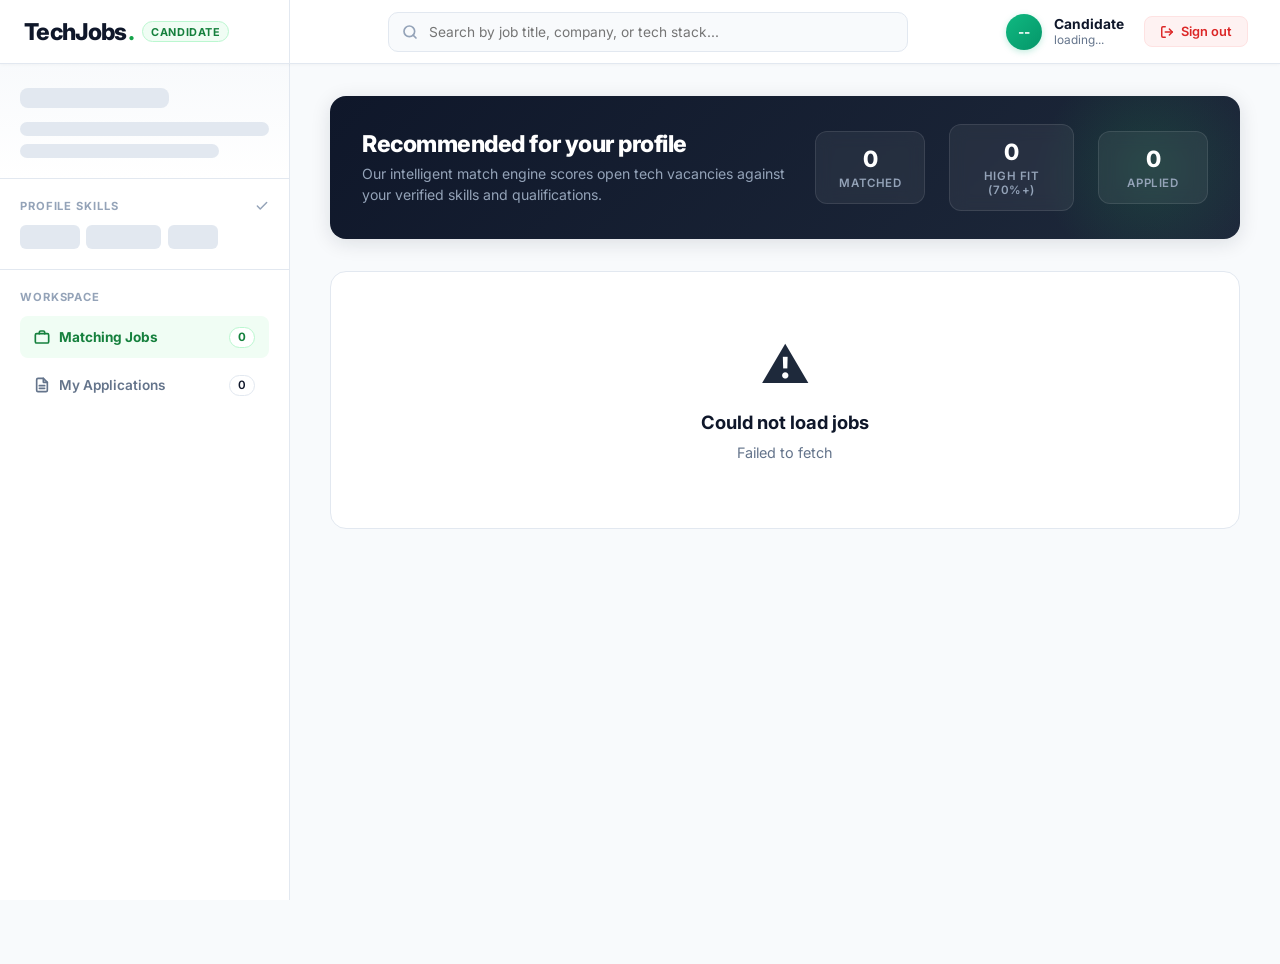
<file: dashboard.html>
<!DOCTYPE html>
<html lang="en">
<head>
  <meta charset="utf-8">
  <meta name="viewport" content="width=device-width,initial-scale=1">
  <title>Candidate Portal – TechJobs.</title>
  <link rel="icon" type="image/svg+xml" href="favicon.svg">
  <link rel="preconnect" href="https://fonts.googleapis.com">
  <link rel="preconnect" href="https://fonts.gstatic.com" crossorigin>
  <link href="https://fonts.googleapis.com/css2?family=Inter:wght@400;500;600;700;800&display=swap" rel="stylesheet">
  <style>
    *, *::before, *::after { box-sizing: border-box; margin: 0; padding: 0; }
    :root {
      --brand: #16a34a; --brand-dark: #15803d; --brand-light: #f0fdf4; --brand-border: #bbf7d0;
      --dark: #0f172a; --dark2: #1e293b;
      --text: #1e293b; --muted: #64748b; --muted2: #94a3b8;
      --bg: #f8fafc; --white: #ffffff; --border: #e2e8f0; --border2: #f1f5f9;
      --danger: #ef4444; --danger-light: #fef2f2; --danger-border: #fecaca;
      --blue: #2563eb; --blue-light: #eff6ff; --blue-border: #bfdbfe;
      --amber: #f59e0b; --amber-light: #fffbeb;
      --purple: #7c3aed; --purple-light: #f5f3ff;
      --nav-h: 64px; --sidebar-w: 290px;
      --font: 'Inter', system-ui, sans-serif;
    }
    body { font-family: var(--font); background: var(--bg); color: var(--text); min-height: 100vh; -webkit-font-smoothing: antialiased; }
    a { text-decoration: none; color: inherit; }

    /* ── TOP NAV ── */
    .top-nav {
      position: fixed; top: 0; left: 0; right: 0; z-index: 100;
      height: var(--nav-h); background: var(--white); border-bottom: 1px solid var(--border);
      display: flex; align-items: center; justify-content: space-between; padding: 0 2rem 0 0;
      box-shadow: 0 1px 3px rgba(0,0,0,0.03);
    }
    .nav-left {
      width: var(--sidebar-w); flex-shrink: 0; height: 100%;
      display: flex; align-items: center; gap: 0.5rem; padding: 0 1.5rem;
      border-right: 1px solid var(--border);
    }
    .nav-brand { font-size: 1.45rem; font-weight: 800; letter-spacing: -0.03em; color: var(--dark); display: flex; align-items: center; gap: 0.1rem; }
    .nav-brand span { color: var(--brand); }
    .nav-badge {
      font-size: 0.68rem; font-weight: 700; background: var(--brand-light);
      color: var(--brand-dark); border: 1px solid var(--brand-border);
      padding: 0.15rem 0.5rem; border-radius: 99px; text-transform: uppercase; letter-spacing: 0.05em;
    }
    .nav-search {
      flex: 1; max-width: 520px; margin: 0 2rem; position: relative;
    }
    .nav-search input {
      width: 100%; height: 40px; padding: 0 1rem 0 2.5rem;
      font-family: var(--font); font-size: 0.86rem; border-radius: 10px;
      border: 1px solid var(--border); background: #f8fafc; color: var(--text);
      transition: all 0.2s; outline: none;
    }
    .nav-search input:focus {
      background: var(--white); border-color: var(--brand);
      box-shadow: 0 0 0 3px rgba(22,163,74,0.12);
    }
    .nav-search-icon {
      position: absolute; left: 0.85rem; top: 50%; transform: translateY(-50%);
      color: var(--muted2); pointer-events: none;
    }
    .nav-right { display: flex; align-items: center; gap: 1.25rem; }
    .nav-user { display: flex; align-items: center; gap: 0.75rem; }
    .nav-avatar {
      width: 36px; height: 36px; border-radius: 50%;
      background: linear-gradient(135deg, #10b981 0%, #059669 100%);
      display: flex; align-items: center; justify-content: center;
      font-size: 0.85rem; font-weight: 700; color: #fff; flex-shrink: 0;
      box-shadow: 0 2px 6px rgba(16,185,129,0.25);
    }
    .nav-user-info { display: flex; flex-direction: column; line-height: 1.2; }
    .nav-name { font-size: 0.86rem; font-weight: 700; color: var(--dark); }
    .nav-email { font-size: 0.74rem; color: var(--muted); }
    .btn-logout {
      display: inline-flex; align-items: center; gap: 0.4rem;
      font-size: 0.8rem; font-weight: 600; color: #dc2626;
      background: #fef2f2; border: 1px solid #fee2e2;
      padding: 0.45rem 0.95rem; border-radius: 8px; cursor: pointer; transition: all 0.15s;
      font-family: var(--font);
    }
    .btn-logout:hover { background: #fee2e2; border-color: #fecaca; }

    /* ── LAYOUT ── */
    .layout { display: flex; margin-top: var(--nav-h); min-height: calc(100vh - var(--nav-h)); }

    /* ── SIDEBAR ── */
    .sidebar {
      position: fixed; top: var(--nav-h); left: 0; bottom: 0;
      width: var(--sidebar-w); background: var(--white);
      border-right: 1px solid var(--border);
      display: flex; flex-direction: column; overflow-y: auto;
    }
    .sidebar-profile {
      padding: 1.5rem 1.25rem 1.25rem; border-bottom: 1px solid var(--border);
      background: linear-gradient(180deg, #f8fafc 0%, #ffffff 100%);
    }
    .profile-header-chip {
      display: inline-flex; align-items: center; gap: 0.35rem;
      font-size: 0.7rem; font-weight: 700; text-transform: uppercase;
      letter-spacing: 0.06em; color: var(--brand-dark);
      background: var(--brand-light); border: 1px solid var(--brand-border);
      padding: 0.2rem 0.55rem; border-radius: 6px; margin-bottom: 0.5rem;
    }
    .profile-role {
      font-size: 1.1rem; font-weight: 800; color: var(--dark);
      line-height: 1.3; margin-bottom: 1rem;
    }
    .profile-stat-grid {
      display: flex; flex-direction: column; gap: 0.5rem;
    }
    .profile-stat {
      display: flex; justify-content: space-between; align-items: center;
      padding: 0.5rem 0.75rem; background: #f8fafc;
      border-radius: 8px; border: 1px solid #f1f5f9;
      font-size: 0.82rem;
    }
    .profile-stat .lbl { color: var(--muted); font-weight: 500; }
    .profile-stat .val {
      font-weight: 700; color: var(--dark); text-align: right;
      max-width: 140px; overflow: hidden; text-overflow: ellipsis; white-space: nowrap;
    }
    .profile-stat .val-remote {
      color: #15803d; background: #dcfce7; padding: 0.15rem 0.5rem;
      border-radius: 4px; font-size: 0.75rem; font-weight: 700; border: 1px solid #bbf7d0;
    }
    .profile-skills { padding: 1.25rem; border-bottom: 1px solid var(--border); }
    .skills-label {
      font-size: 0.7rem; font-weight: 700; text-transform: uppercase;
      letter-spacing: 0.08em; color: var(--muted2); margin-bottom: 0.75rem;
      display: flex; align-items: center; justify-content: space-between;
    }
    .skills-chips { display: flex; flex-wrap: wrap; gap: 0.4rem; }
    .skill-chip {
      font-size: 0.75rem; font-weight: 600;
      background: #f1f5f9; color: #334155;
      padding: 0.3rem 0.65rem; border-radius: 6px; border: 1px solid #e2e8f0;
      transition: all 0.15s;
    }
    .skill-chip:hover {
      background: var(--brand-light); color: var(--brand-dark); border-color: #86efac;
    }
    .sidebar-nav { padding: 1.25rem; flex: 1; display: flex; flex-direction: column; gap: 0.4rem; }
    .sidebar-nav-label { font-size: 0.7rem; font-weight: 700; letter-spacing: 0.08em; text-transform: uppercase; color: var(--muted2); margin-bottom: 0.4rem; }
    .sidebar-nav-item {
      display: flex; align-items: center; justify-content: space-between;
      padding: 0.65rem 0.85rem; border-radius: 8px;
      font-size: 0.85rem; font-weight: 600; color: var(--muted);
      cursor: pointer; transition: all 0.15s; border: none; background: transparent;
      width: 100%; text-align: left; font-family: var(--font);
    }
    .sidebar-nav-item:hover { background: #f8fafc; color: var(--text); }
    .sidebar-nav-item.active {
      background: var(--brand-light); color: var(--brand-dark); font-weight: 700;
    }
    .sidebar-nav-item .nav-count {
      font-size: 0.72rem; padding: 0.15rem 0.5rem; border-radius: 99px;
      background: var(--white); border: 1px solid var(--border); color: var(--dark);
    }
    .sidebar-nav-item.active .nav-count {
      background: var(--white); border-color: var(--brand-border); color: var(--brand-dark);
    }

    /* ── MAIN ── */
    .main { margin-left: var(--sidebar-w); flex: 1; padding: 2rem 2.5rem; max-width: 1100px; }

    /* ── HERO BANNER STATS ── */
    .dashboard-hero {
      background: linear-gradient(135deg, #0f172a 0%, #1e293b 100%);
      border-radius: 16px; padding: 1.75rem 2rem; color: #ffffff;
      margin-bottom: 2rem; display: flex; justify-content: space-between; align-items: center;
      box-shadow: 0 4px 20px rgba(15,23,42,0.12); position: relative; overflow: hidden;
    }
    .dashboard-hero::after {
      content: ''; position: absolute; right: -20px; top: -40px; width: 220px; height: 220px;
      background: radial-gradient(circle, rgba(34,197,94,0.15) 0%, transparent 70%);
      border-radius: 50%; pointer-events: none;
    }
    .hero-greeting h1 { font-size: 1.45rem; font-weight: 800; letter-spacing: -0.02em; margin-bottom: 0.35rem; }
    .hero-greeting p { font-size: 0.88rem; color: #94a3b8; max-width: 480px; line-height: 1.5; }
    .hero-metrics { display: flex; align-items: center; gap: 1.5rem; z-index: 1; }
    .metric-card {
      background: rgba(255,255,255,0.06); border: 1px solid rgba(255,255,255,0.1);
      padding: 0.85rem 1.25rem; border-radius: 12px; backdrop-filter: blur(8px);
      text-align: center; min-width: 110px;
    }
    .metric-val { font-size: 1.4rem; font-weight: 800; color: #ffffff; line-height: 1.2; }
    .metric-lbl { font-size: 0.72rem; color: #94a3b8; text-transform: uppercase; letter-spacing: 0.05em; font-weight: 600; margin-top: 0.2rem; }

    /* ── FILTER & SORT CONTROLS ── */
    .controls-row {
      display: flex; align-items: center; justify-content: space-between;
      margin-bottom: 1.5rem; gap: 1rem; flex-wrap: wrap;
    }
    .filter-group { display: flex; align-items: center; gap: 0.5rem; flex-wrap: wrap; }
    .filter-chip {
      display: inline-flex; align-items: center; gap: 0.4rem;
      font-size: 0.8rem; font-weight: 600; padding: 0.5rem 1rem;
      border-radius: 10px; border: 1px solid var(--border);
      background: var(--white); color: var(--muted); cursor: pointer;
      transition: all 0.15s; box-shadow: 0 1px 2px rgba(0,0,0,0.02);
    }
    .filter-chip:hover { border-color: #cbd5e1; color: var(--text); }
    .filter-chip.active {
      border-color: var(--brand); background: var(--brand-light); color: var(--brand-dark);
      font-weight: 700; box-shadow: 0 1px 4px rgba(22,163,74,0.15);
    }
    .results-count { font-size: 0.85rem; color: var(--muted); font-weight: 600; }

    /* ── JOB CARDS ── */
    .jobs-list { display: flex; flex-direction: column; gap: 1.15rem; }

    .job-card {
      background: var(--white); border: 1px solid var(--border);
      border-radius: 16px; padding: 1.5rem 1.75rem;
      transition: transform 0.2s, box-shadow 0.2s, border-color 0.2s;
      position: relative; overflow: hidden;
      display: flex; flex-direction: column; gap: 1.1rem;
      box-shadow: 0 1px 3px rgba(15,23,42,0.03);
    }
    .job-card:hover {
      transform: translateY(-2px);
      box-shadow: 0 12px 28px rgba(15,23,42,0.07);
      border-color: #cbd5e1;
    }
    .job-card-header {
      display: flex; justify-content: space-between; align-items: flex-start; gap: 1rem;
    }
    .job-card-main { display: flex; gap: 1.1rem; align-items: flex-start; flex: 1; }
    .company-logo {
      width: 48px; height: 48px; border-radius: 12px;
      background: linear-gradient(135deg, #f1f5f9 0%, #e2e8f0 100%);
      display: flex; align-items: center; justify-content: center;
      font-size: 1.1rem; font-weight: 800; color: #475569;
      border: 1px solid #e2e8f0; flex-shrink: 0; text-transform: uppercase;
    }
    .job-meta-box { flex: 1; min-width: 0; }
    .job-title {
      font-size: 1.12rem; font-weight: 700; color: var(--dark);
      margin-bottom: 0.35rem; line-height: 1.35;
    }
    .job-submeta {
      display: flex; align-items: center; gap: 0.5rem; flex-wrap: wrap;
      font-size: 0.84rem; color: var(--muted);
    }
    .company-name { font-weight: 600; color: var(--text); }
    .meta-dot { width: 3.5px; height: 3.5px; border-radius: 50%; background: var(--muted2); }
    .badge-remote {
      display: inline-flex; align-items: center; gap: 0.25rem;
      font-size: 0.72rem; font-weight: 700; color: #15803d;
      background: #dcfce7; border: 1px solid #bbf7d0;
      padding: 0.15rem 0.5rem; border-radius: 5px;
    }
    .badge-type {
      font-size: 0.72rem; font-weight: 600; color: #475569;
      background: #f1f5f9; padding: 0.15rem 0.5rem; border-radius: 5px;
    }

    /* Match Badge */
    .match-badge-wrap { display: flex; flex-direction: column; align-items: flex-end; gap: 0.35rem; }
    .match-badge {
      display: inline-flex; align-items: center; gap: 0.4rem;
      font-size: 0.85rem; font-weight: 800; padding: 0.4rem 0.85rem;
      border-radius: 99px; white-space: nowrap;
    }
    .match-high { background: #dcfce7; color: #15803d; border: 1px solid #86efac; }
    .match-mid  { background: #fef3c7; color: #b45309; border: 1px solid #fde68a; }
    .match-low  { background: #f1f5f9; color: #64748b; border: 1px solid #e2e8f0; }

    /* Progress Match Bar */
    .job-match-progress {
      width: 100%; height: 5px; background: #f1f5f9; border-radius: 99px; overflow: hidden;
    }
    .match-fill { height: 100%; border-radius: 99px; transition: width 0.6s ease; }
    .fill-high { background: linear-gradient(90deg, #10b981 0%, #22c55e 100%); }
    .fill-mid  { background: linear-gradient(90deg, #f59e0b 0%, #fbbf24 100%); }
    .fill-low  { background: #cbd5e1; }

    /* AI Match Reasons / Tags */
    .reasons-box {
      background: #f8fafc; border: 1px solid #f1f5f9; border-radius: 12px;
      padding: 0.9rem 1.1rem; display: flex; flex-direction: column; gap: 0.4rem;
    }
    .reasons-header { font-size: 0.72rem; font-weight: 700; text-transform: uppercase; letter-spacing: 0.06em; color: var(--muted2); }
    .reason-row {
      display: flex; align-items: flex-start; gap: 0.5rem;
      font-size: 0.82rem; color: #334155; line-height: 1.45;
    }
    .reason-row.ok .r-icon { color: #16a34a; font-weight: 800; }
    .reason-row.warn .r-icon { color: #d97706; font-weight: 800; }

    /* Job Card Footer / Actions */
    .job-card-footer {
      display: flex; align-items: center; justify-content: space-between;
      border-top: 1px solid #f1f5f9; padding-top: 0.9rem; gap: 1rem; flex-wrap: wrap;
    }
    .salary-tag {
      font-size: 0.85rem; font-weight: 700; color: #0f172a;
      display: flex; align-items: center; gap: 0.35rem;
    }
    .salary-tag span { color: var(--muted); font-weight: 500; font-size: 0.8rem; }
    .card-actions { display: flex; align-items: center; gap: 0.75rem; }

    .btn-apply {
      display: inline-flex; align-items: center; gap: 0.45rem;
      font-family: var(--font); font-size: 0.84rem; font-weight: 700;
      background: var(--brand); color: #ffffff; border: none;
      padding: 0.6rem 1.3rem; border-radius: 9px; cursor: pointer;
      transition: all 0.15s; box-shadow: 0 2px 6px rgba(22,163,74,0.2);
    }
    .btn-apply:hover { background: var(--brand-dark); transform: translateY(-1px); }
    .btn-apply:disabled { opacity: 0.6; cursor: not-allowed; transform: none; box-shadow: none; }
    .btn-applied {
      display: inline-flex; align-items: center; gap: 0.45rem;
      font-size: 0.84rem; font-weight: 700;
      background: var(--brand-light); color: var(--brand-dark);
      border: 1.5px solid var(--brand-border);
      padding: 0.6rem 1.3rem; border-radius: 9px; cursor: default;
    }
    .btn-external {
      display: inline-flex; align-items: center; gap: 0.4rem;
      font-family: var(--font); font-size: 0.84rem; font-weight: 600;
      background: var(--white); color: var(--text);
      border: 1px solid var(--border); padding: 0.6rem 1.1rem; border-radius: 9px;
      cursor: pointer; transition: all 0.15s;
    }
    .btn-external:hover { background: #f8fafc; border-color: #94a3b8; }

    /* ── SKELETON ── */
    @keyframes shimmer { 0%{background-position:-600px 0} 100%{background-position:600px 0} }
    .skeleton {
      background: linear-gradient(90deg, #e2e8f0 25%, #f1f5f9 50%, #e2e8f0 75%);
      background-size: 1200px 100%; animation: shimmer 1.5s infinite linear;
      border-radius: 8px;
    }
    .skeleton-card {
      background: var(--white); border: 1px solid var(--border);
      border-radius: 16px; padding: 1.5rem 1.75rem; margin-bottom: 1.15rem;
    }

    /* ── EMPTY ── */
    .empty {
      text-align: center; padding: 4rem 2rem; background: var(--white);
      border: 1px solid var(--border); border-radius: 16px;
    }
    .empty-icon { font-size: 3rem; margin-bottom: 1rem; }
    .empty h3 { font-size: 1.15rem; font-weight: 700; color: var(--dark); margin-bottom: 0.5rem; }
    .empty p  { font-size: 0.9rem; color: var(--muted); max-width: 420px; margin: 0 auto; line-height: 1.6; }

    /* ── SUCCESS MODAL ── */
    .modal-overlay {
      position: fixed; inset: 0; z-index: 200;
      background: rgba(15,23,42,0.5); backdrop-filter: blur(4px);
      display: none; align-items: center; justify-content: center; padding: 1rem;
    }
    .modal-overlay.open { display: flex; }
    .success-box {
      background: var(--white); border-radius: 20px;
      padding: 2.75rem 2.25rem; text-align: center;
      max-width: 420px; width: 100%;
      box-shadow: 0 24px 64px rgba(15,23,42,0.2);
      animation: popIn 0.25s ease;
    }
    @keyframes popIn { from { transform: scale(0.92); opacity: 0; } to { transform: scale(1); opacity: 1; } }
    .success-icon {
      width: 68px; height: 68px; border-radius: 50%;
      background: #dcfce7; border: 2px solid #86efac;
      display: flex; align-items: center; justify-content: center;
      margin: 0 auto 1.35rem; color: #15803d;
    }
    .success-box h2 { font-size: 1.35rem; font-weight: 800; color: var(--dark); margin-bottom: 0.5rem; }
    .success-box p  { font-size: 0.9rem; color: var(--muted); line-height: 1.6; margin-bottom: 1.75rem; }
    .btn-modal {
      width: 100%; padding: 0.75rem; border-radius: 10px; font-weight: 700; font-size: 0.9rem;
      background: var(--brand); color: #fff; border: none; cursor: pointer; font-family: var(--font);
    }
    .btn-modal:hover { background: var(--brand-dark); }

    /* ── TOAST ── */
    .toast {
      position: fixed; bottom: 2rem; right: 2rem; z-index: 300;
      background: var(--dark); color: #fff; padding: 0.8rem 1.25rem;
      border-radius: 10px; font-size: 0.85rem; font-weight: 600;
      box-shadow: 0 10px 30px rgba(0,0,0,0.25);
      transform: translateY(100px); opacity: 0; transition: all 0.3s ease;
      display: flex; align-items: center; gap: 0.6rem; pointer-events: none;
    }
    .toast.show { transform: translateY(0); opacity: 1; }
    .toast.err { background: #dc2626; }
  </style>
</head>
<body data-protected="true">

  <!-- TOP NAVIGATION -->
  <header class="top-nav">
    <div class="nav-left">
      <a href="index.html" class="nav-brand">TechJobs<span>.</span></a>
      <span class="nav-badge">Candidate</span>
    </div>

    <!-- Live Job Search Filter -->
    <div class="nav-search">
      <svg class="nav-search-icon" width="16" height="16" viewBox="0 0 24 24" fill="none" stroke="currentColor" stroke-width="2.5" stroke-linecap="round" stroke-linejoin="round"><circle cx="11" cy="11" r="8"/><line x1="21" y1="21" x2="16.65" y2="16.65"/></svg>
      <input type="text" id="searchInput" placeholder="Search by job title, company, or tech stack...">
    </div>

    <div class="nav-right">
      <div class="nav-user">
        <div class="nav-avatar" id="navAvatar">--</div>
        <div class="nav-user-info">
          <div class="nav-name" id="navName">Candidate</div>
          <div class="nav-email" id="navEmail">loading...</div>
        </div>
      </div>
      <button class="btn-logout" id="logout">
        <svg width="14" height="14" viewBox="0 0 24 24" fill="none" stroke="currentColor" stroke-width="2.5" stroke-linecap="round" stroke-linejoin="round"><path d="M9 21H5a2 2 0 0 1-2-2V5a2 2 0 0 1 2-2h4"/><polyline points="16 17 21 12 16 7"/><line x1="21" y1="12" x2="9" y2="12"/></svg>
        Sign out
      </button>
    </div>
  </header>

  <!-- BODY LAYOUT -->
  <div class="layout">

    <!-- CANDIDATE PROFILE SIDEBAR -->
    <aside class="sidebar">
      <div class="sidebar-profile" id="sidebarProfile">
        <div class="skeleton" style="height:20px;width:60%;margin-bottom:0.85rem;"></div>
        <div class="skeleton" style="height:14px;margin-bottom:0.5rem;"></div>
        <div class="skeleton" style="height:14px;width:80%;"></div>
      </div>

      <div class="profile-skills" id="sidebarSkills">
        <div class="skills-label">
          <span>Profile Skills</span>
          <svg width="14" height="14" viewBox="0 0 24 24" fill="none" stroke="currentColor" stroke-width="2.5" stroke-linecap="round" stroke-linejoin="round"><polyline points="20 6 9 17 4 12"/></svg>
        </div>
        <div class="skills-chips" id="skillChips">
          <span class="skeleton" style="height:24px;width:60px;border-radius:6px;"></span>
          <span class="skeleton" style="height:24px;width:75px;border-radius:6px;"></span>
          <span class="skeleton" style="height:24px;width:50px;border-radius:6px;"></span>
        </div>
      </div>

      <nav class="sidebar-nav">
        <div class="sidebar-nav-label">Workspace</div>
        <button class="sidebar-nav-item active" id="tabRecommended">
          <span style="display:flex;align-items:center;gap:0.6rem;">
            <svg width="16" height="16" viewBox="0 0 24 24" fill="none" stroke="currentColor" stroke-width="2.5" stroke-linecap="round" stroke-linejoin="round"><rect x="2" y="7" width="20" height="14" rx="2"/><path d="M16 7V5a2 2 0 0 0-2-2h-4a2 2 0 0 0-2 2v2"/></svg>
            Matching Jobs
          </span>
          <span class="nav-count" id="badgeMatchCount">0</span>
        </button>
        <button class="sidebar-nav-item" id="tabApplied">
          <span style="display:flex;align-items:center;gap:0.6rem;">
            <svg width="16" height="16" viewBox="0 0 24 24" fill="none" stroke="currentColor" stroke-width="2.5" stroke-linecap="round" stroke-linejoin="round"><path d="M14 2H6a2 2 0 0 0-2 2v16a2 2 0 0 0 2 2h12a2 2 0 0 0 2-2V8z"/><polyline points="14 2 14 8 20 8"/><line x1="16" y1="13" x2="8" y2="13"/><line x1="16" y1="17" x2="8" y2="17"/></svg>
            My Applications
          </span>
          <span class="nav-count" id="badgeAppliedCount">0</span>
        </button>
      </nav>
    </aside>

    <!-- MAIN CONTENT AREA -->
    <main class="main">

      <!-- WELCOME HERO BANNER -->
      <section class="dashboard-hero">
        <div class="hero-greeting">
          <h1 id="welcomeHeading">Recommended for your profile</h1>
          <p id="welcomeSub">Our intelligent match engine scores open tech vacancies against your verified skills and qualifications.</p>
        </div>
        <div class="hero-metrics">
          <div class="metric-card">
            <div class="metric-val" id="metricMatches">0</div>
            <div class="metric-lbl">Matched</div>
          </div>
          <div class="metric-card">
            <div class="metric-val" id="metricHigh">0</div>
            <div class="metric-lbl">High Fit (70%+)</div>
          </div>
          <div class="metric-card">
            <div class="metric-val" id="metricApplied">0</div>
            <div class="metric-lbl">Applied</div>
          </div>
        </div>
      </section>

      <!-- CONTROLS & FILTER CHIPS -->
      <div class="controls-row" id="filterBar" style="display:none">
        <div class="filter-group">
          <button class="filter-chip active" data-filter="all">
            <svg width="14" height="14" viewBox="0 0 24 24" fill="none" stroke="currentColor" stroke-width="2.5" stroke-linecap="round" stroke-linejoin="round"><line x1="8" y1="6" x2="21" y2="6"/><line x1="8" y1="12" x2="21" y2="12"/><line x1="8" y1="18" x2="21" y2="18"/><line x1="3" y1="6" x2="3.01" y2="6"/><line x1="3" y1="12" x2="3.01" y2="12"/><line x1="3" y1="18" x2="3.01" y2="18"/></svg>
            All Matches
          </button>
          <button class="filter-chip" data-filter="high">
            <svg width="14" height="14" viewBox="0 0 24 24" fill="none" stroke="currentColor" stroke-width="2.5" stroke-linecap="round" stroke-linejoin="round"><polygon points="12 2 15.09 8.26 22 9.27 17 14.14 18.18 21.02 12 17.77 5.82 21.02 7 14.14 2 9.27 8.91 8.26 12 2"/></svg>
            Top Match (≥ 70%)
          </button>
          <button class="filter-chip" data-filter="remote">
            <svg width="14" height="14" viewBox="0 0 24 24" fill="none" stroke="currentColor" stroke-width="2.5" stroke-linecap="round" stroke-linejoin="round"><circle cx="12" cy="12" r="10"/><line x1="2" y1="12" x2="22" y2="12"/><path d="M12 2a15.3 15.3 0 0 1 4 10 15.3 15.3 0 0 1-4 10 15.3 15.3 0 0 1-4-10 15.3 15.3 0 0 1 4-10z"/></svg>
            Remote Only
          </button>
          <button class="filter-chip" data-filter="unapplied">
            <svg width="14" height="14" viewBox="0 0 24 24" fill="none" stroke="currentColor" stroke-width="2.5" stroke-linecap="round" stroke-linejoin="round"><circle cx="12" cy="12" r="10"/><line x1="12" y1="8" x2="12" y2="12"/><line x1="12" y1="16" x2="12.01" y2="16"/></svg>
            Unapplied
          </button>
        </div>
        <span class="results-count" id="resultsCount">Showing matches</span>
      </div>

      <!-- JOBS FEED CONTAINER -->
      <section id="jobs">
        <!-- Skeleton Loaders -->
        <div class="skeleton-card">
          <div class="skeleton" style="height:22px;width:45%;margin-bottom:0.75rem;"></div>
          <div class="skeleton" style="height:14px;width:30%;margin-bottom:1.25rem;"></div>
          <div class="skeleton" style="height:48px;border-radius:10px;margin-bottom:1rem;"></div>
          <div class="skeleton" style="height:38px;width:140px;border-radius:8px;"></div>
        </div>
        <div class="skeleton-card">
          <div class="skeleton" style="height:22px;width:40%;margin-bottom:0.75rem;"></div>
          <div class="skeleton" style="height:14px;width:25%;margin-bottom:1.25rem;"></div>
          <div class="skeleton" style="height:48px;border-radius:10px;margin-bottom:1rem;"></div>
          <div class="skeleton" style="height:38px;width:140px;border-radius:8px;"></div>
        </div>
      </section>

    </main>
  </div>

  <!-- APPLICATION CONFIRMATION MODAL -->
  <div class="modal-overlay" id="successOverlay">
    <div class="success-box">
      <div class="success-icon">
        <svg width="34" height="34" viewBox="0 0 24 24" fill="none" stroke="currentColor" stroke-width="3" stroke-linecap="round" stroke-linejoin="round"><polyline points="20 6 9 17 4 12"/></svg>
      </div>
      <h2>Application Submitted!</h2>
      <p>Your resume and profile credentials were submitted directly to the employer. You can track this under My Applications.</p>
      <button class="btn-modal" id="closeSuccess">Got it, thank you</button>
    </div>
  </div>

  <!-- TOAST NOTIFICATION -->
  <div class="toast" id="toast"></div>

  <!-- INLINE APPLICATION LOGIC -->
  <script>
    const API_BASE_URL = "https://tech-job-backend.onrender.com/api";

    async function api(path, opts = {}) {
      const r = await fetch(API_BASE_URL + path, {
        credentials: "include",
        headers: { "Content-Type": "application/json" },
        ...opts
      });
      const data = await r.json().catch(() => ({}));
      if (!r.ok) {
        if (r.status === 401) {
          location.href = "login.html";
        }
        throw new Error(data.message || `Request failed (${r.status})`);
      }
      return data;
    }

    const esc = s => String(s ?? "").replace(/[&<>"']/g, c => ({
      "&":"&amp;","<":"&lt;",">":"&gt;",'"':"&quot;","'":"&#39;"
    }[c]));

    function safeUrl(u) {
      if (!u) return "#";
      try {
        const p = new URL(u);
        return (p.protocol === "http:" || p.protocol === "https:") ? u : "#";
      } catch (_) { return "#"; }
    }

    // State
    let allRecs = [];
    let myApplications = [];
    let appliedIds = new Set();
    let activeFilter = "all";
    let searchQuery = "";
    let currentTab = "recommended"; // "recommended" or "applied"

    // Toast helper
    let toastTimer;
    function showToast(msg, type = "ok") {
      const t = document.getElementById("toast");
      t.textContent = msg;
      t.className = "toast show" + (type === "err" ? " err" : "");
      clearTimeout(toastTimer);
      toastTimer = setTimeout(() => t.classList.remove("show"), 3500);
    }

    // Helper: Company Initials
    function getCompanyInitials(name) {
      if (!name) return "TJ";
      const parts = name.trim().split(/\s+/);
      if (parts.length >= 2) return (parts[0][0] + parts[1][0]).toUpperCase();
      return name.slice(0, 2).toUpperCase();
    }

    // Render Cards
    function renderJobs() {
      const wrap = document.getElementById("jobs");
      const countEl = document.getElementById("resultsCount");

      let filtered = [...allRecs];

      // Tab filtering
      if (currentTab === "applied") {
        filtered = filtered.filter(r => appliedIds.has(r.jobId));
      }

      // Filter chips
      if (activeFilter === "high") {
        filtered = filtered.filter(r => r.matchScore >= 70);
      } else if (activeFilter === "remote") {
        filtered = filtered.filter(r => (r.location || "").toLowerCase().includes("remote"));
      } else if (activeFilter === "unapplied") {
        filtered = filtered.filter(r => !appliedIds.has(r.jobId));
      }

      // Live search input query
      if (searchQuery.trim()) {
        const q = searchQuery.toLowerCase().trim();
        filtered = filtered.filter(r => 
          (r.title || "").toLowerCase().includes(q) ||
          (r.company || "").toLowerCase().includes(q) ||
          (r.location || "").toLowerCase().includes(q) ||
          (r.reasons || []).some(x => x.toLowerCase().includes(q))
        );
      }

      countEl.textContent = `${filtered.length} job vacancy${filtered.length === 1 ? "" : "ies"} found`;

      if (filtered.length === 0) {
        wrap.innerHTML = `
          <div class="empty">
            <div class="empty-icon">${currentTab === "applied" ? "📄" : "💼"}</div>
            <h3>${currentTab === "applied" ? "No applications yet" : "No matching jobs found"}</h3>
            <p>${currentTab === "applied" ? "You haven't applied for any jobs yet. Check out your recommended jobs and click Apply Now!" : "Try adjusting your search keywords or filter options to see more jobs."}</p>
          </div>
        `;
        return;
      }

      wrap.innerHTML = `<div class="jobs-list">${filtered.map(r => {
        const applied = appliedIds.has(r.jobId);
        const score = r.matchScore;
        const scoreBadgeClass = score >= 70 ? "match-high" : score >= 45 ? "match-mid" : "match-low";
        const fillClass = score >= 70 ? "fill-high" : score >= 45 ? "fill-mid" : "fill-low";
        const isRemote = (r.location || "").toLowerCase().includes("remote");
        const initials = getCompanyInitials(r.company);

        return `
          <div class="job-card">
            <div class="job-card-header">
              <div class="job-card-main">
                <div class="company-logo">${esc(initials)}</div>
                <div class="job-meta-box">
                  <h2 class="job-title">${esc(r.title)}</h2>
                  <div class="job-submeta">
                    <span class="company-name">${esc(r.company || "Direct Employer")}</span>
                    <span class="meta-dot"></span>
                    <span>${esc(r.location || "Anywhere")}</span>
                    ${isRemote ? `<span class="badge-remote"><svg width="11" height="11" viewBox="0 0 24 24" fill="none" stroke="currentColor" stroke-width="3" stroke-linecap="round" stroke-linejoin="round"><circle cx="12" cy="12" r="10"/><line x1="2" y1="12" x2="22" y2="12"/></svg>Remote</span>` : ""}
                    <span class="badge-type">Full-time</span>
                  </div>
                </div>
              </div>

              <!-- Match Pill -->
              <div class="match-badge-wrap">
                <div class="match-badge ${scoreBadgeClass}">
                  <svg width="12" height="12" viewBox="0 0 24 24" fill="none" stroke="currentColor" stroke-width="3" stroke-linecap="round" stroke-linejoin="round"><polygon points="12 2 15.09 8.26 22 9.27 17 14.14 18.18 21.02 12 17.77 5.82 21.02 7 14.14 2 9.27 8.91 8.26 12 2"/></svg>
                  ${score}% Match
                </div>
              </div>
            </div>

            <!-- Progress Bar -->
            <div class="job-match-progress">
              <div class="match-fill ${fillClass}" style="width:${score}%"></div>
            </div>

            <!-- Reasons breakdown -->
            <div class="reasons-box">
              <div class="reasons-header">Skill & Profile Match Breakdown</div>
              ${(r.reasons || []).slice(0, 4).map(x => {
                const isOk = x.startsWith("✓");
                const txt = x.replace(/^[✓⚠]\s*/, "");
                return `
                  <div class="reason-row ${isOk ? 'ok' : 'warn'}">
                    <span class="r-icon">${isOk ? "✓" : "⚠"}</span>
                    <span>${esc(txt)}</span>
                  </div>
                `;
              }).join("")}
            </div>

            <!-- Actions footer -->
            <div class="job-card-footer">
              <div class="salary-tag">
                💰 Competitive <span>• Market Standard</span>
              </div>
              <div class="card-actions">
                ${applied
                  ? `<span class="btn-applied"><svg width="14" height="14" viewBox="0 0 24 24" fill="none" stroke="currentColor" stroke-width="3" stroke-linecap="round" stroke-linejoin="round"><polyline points="20 6 9 17 4 12"/></svg>Applied</span>`
                  : `<button class="btn-apply apply-btn" data-id="${r.jobId}">
                      <svg width="13" height="13" viewBox="0 0 24 24" fill="none" stroke="currentColor" stroke-width="2.5" stroke-linecap="round" stroke-linejoin="round"><line x1="22" y1="2" x2="11" y2="13"/><polygon points="22 2 15 22 11 13 2 9 22 2"/></svg>
                      Easy Apply
                    </button>`
                }
                <a class="btn-external" href="${esc(safeUrl(r.applicationUrl))}" target="_blank" rel="noopener">
                  <svg width="13" height="13" viewBox="0 0 24 24" fill="none" stroke="currentColor" stroke-width="2.5" stroke-linecap="round" stroke-linejoin="round"><path d="M18 13v6a2 2 0 0 1-2 2H5a2 2 0 0 1-2-2V8a2 2 0 0 1 2-2h6"/><polyline points="15 3 21 3 21 9"/><line x1="10" y1="14" x2="21" y2="3"/></svg>
                  Details
                </a>
              </div>
            </div>
          </div>
        `;
      }).join("")}</div>`;
    }

    // Filter Chips Event Listeners
    document.querySelectorAll(".filter-chip").forEach(btn => {
      btn.addEventListener("click", () => {
        document.querySelectorAll(".filter-chip").forEach(b => b.classList.remove("active"));
        btn.classList.add("active");
        activeFilter = btn.dataset.filter;
        renderJobs();
      });
    });

    // Search Input Listener
    const searchInput = document.getElementById("searchInput");
    searchInput.addEventListener("input", (e) => {
      searchQuery = e.target.value;
      renderJobs();
    });

    // Tab Navigation Listeners
    const tabRec = document.getElementById("tabRecommended");
    const tabApp = document.getElementById("tabApplied");

    tabRec.addEventListener("click", () => {
      tabRec.classList.add("active");
      tabApp.classList.remove("active");
      currentTab = "recommended";
      document.getElementById("welcomeHeading").textContent = "Recommended for your profile";
      document.getElementById("welcomeSub").textContent = "Our intelligent match engine scores open tech vacancies against your verified skills and qualifications.";
      renderJobs();
    });

    tabApp.addEventListener("click", () => {
      tabApp.classList.add("active");
      tabRec.classList.remove("active");
      currentTab = "applied";
      document.getElementById("welcomeHeading").textContent = "Jobs you have applied for";
      document.getElementById("welcomeSub").textContent = "Track the status of your submitted applications and interview requests here.";
      renderJobs();
    });

    // ── MAIN LOAD FUNCTION ──
    async function load() {
      const [me, p, recs, myApps] = await Promise.all([
        api("/auth/me"),
        api("/profile"),
        api("/jobs/recommended"),
        api("/applications").catch(() => [])
      ]);

      if (me.role === "ADMIN") {
        location.href = "admin.html";
        return;
      }

      // Top Nav User Info
      const initials = me.name.split(" ").map(w => w[0]).join("").slice(0, 2).toUpperCase();
      document.getElementById("navAvatar").textContent = initials || "U";
      document.getElementById("navName").textContent = me.name;
      document.getElementById("navEmail").textContent = me.email;

      // Sidebar Profile Info
      document.getElementById("sidebarProfile").innerHTML = `
        <div class="profile-header-chip">Candidate Profile</div>
        <div class="profile-role">${esc(p.jobTitle || "Software Professional")}</div>
        <div class="profile-stat-grid">
          <div class="profile-stat">
            <span class="lbl">Experience</span>
            <span class="val">${p.experienceYears} yr${p.experienceYears !== 1 ? "s" : ""}</span>
          </div>
          <div class="profile-stat">
            <span class="lbl">Qualification</span>
            <span class="val">${esc(p.qualification || "Graduate")}</span>
          </div>
          <div class="profile-stat">
            <span class="lbl">Location</span>
            <span class="val">${esc(p.preferredLocation || "Any")}</span>
          </div>
          <div class="profile-stat">
            <span class="lbl">Work Preference</span>
            <span class="val ${p.remotePreference ? "val-remote" : ""}">${p.remotePreference ? "✓ Remote" : "On-site"}</span>
          </div>
        </div>
      `;

      // Skill Badges
      const skills = p.skills || [];
      document.getElementById("skillChips").innerHTML = skills.length
        ? skills.map(s => `<span class="skill-chip">${esc(s)}</span>`).join("")
        : `<span style="font-size:0.78rem;color:var(--muted)">No skills listed</span>`;

      // Store applications
      myApplications = myApps;
      appliedIds = new Set(myApps.map(a => a.jobId));
      allRecs = recs || [];

      // Hero Metrics & Sidebar Badges
      const highFitCount = allRecs.filter(r => r.matchScore >= 70).length;
      document.getElementById("metricMatches").textContent = allRecs.length;
      document.getElementById("metricHigh").textContent = highFitCount;
      document.getElementById("metricApplied").textContent = appliedIds.size;

      document.getElementById("badgeMatchCount").textContent = allRecs.length;
      document.getElementById("badgeAppliedCount").textContent = appliedIds.size;

      // Show Controls
      document.getElementById("filterBar").style.display = "flex";

      renderJobs();
    }

    // Modal Events
    const overlay = document.getElementById("successOverlay");
    document.getElementById("closeSuccess").addEventListener("click", () => overlay.classList.remove("open"));
    overlay.addEventListener("click", (e) => { if (e.target === overlay) overlay.classList.remove("open"); });

    // Application Click Delegate
    document.addEventListener("click", async e => {
      if (e.target.closest("#logout")) {
        try { await api("/auth/logout", { method: "POST" }); } catch (_) {}
        location.href = "login.html";
        return;
      }

      const btn = e.target.closest(".apply-btn");
      if (btn && btn.dataset.id) {
        const jobId = Number(btn.dataset.id);
        btn.disabled = true;
        btn.textContent = "Applying...";
        try {
          await api("/applications", {
            method: "POST",
            body: JSON.stringify({ jobId })
          });
          appliedIds.add(jobId);
          document.getElementById("metricApplied").textContent = appliedIds.size;
          document.getElementById("badgeAppliedCount").textContent = appliedIds.size;
          overlay.classList.add("open");
          renderJobs();
        } catch (err) {
          showToast(err.message, "err");
          btn.disabled = false;
          btn.textContent = "Easy Apply";
        }
      }
    });

    load().catch(err => {
      document.getElementById("jobs").innerHTML = `
        <div class="empty">
          <div class="empty-icon">⚠️</div>
          <h3>Could not load jobs</h3>
          <p>${esc(err.message)}</p>
        </div>
      `;
    });
  </script>
</body>
</html>
</file>
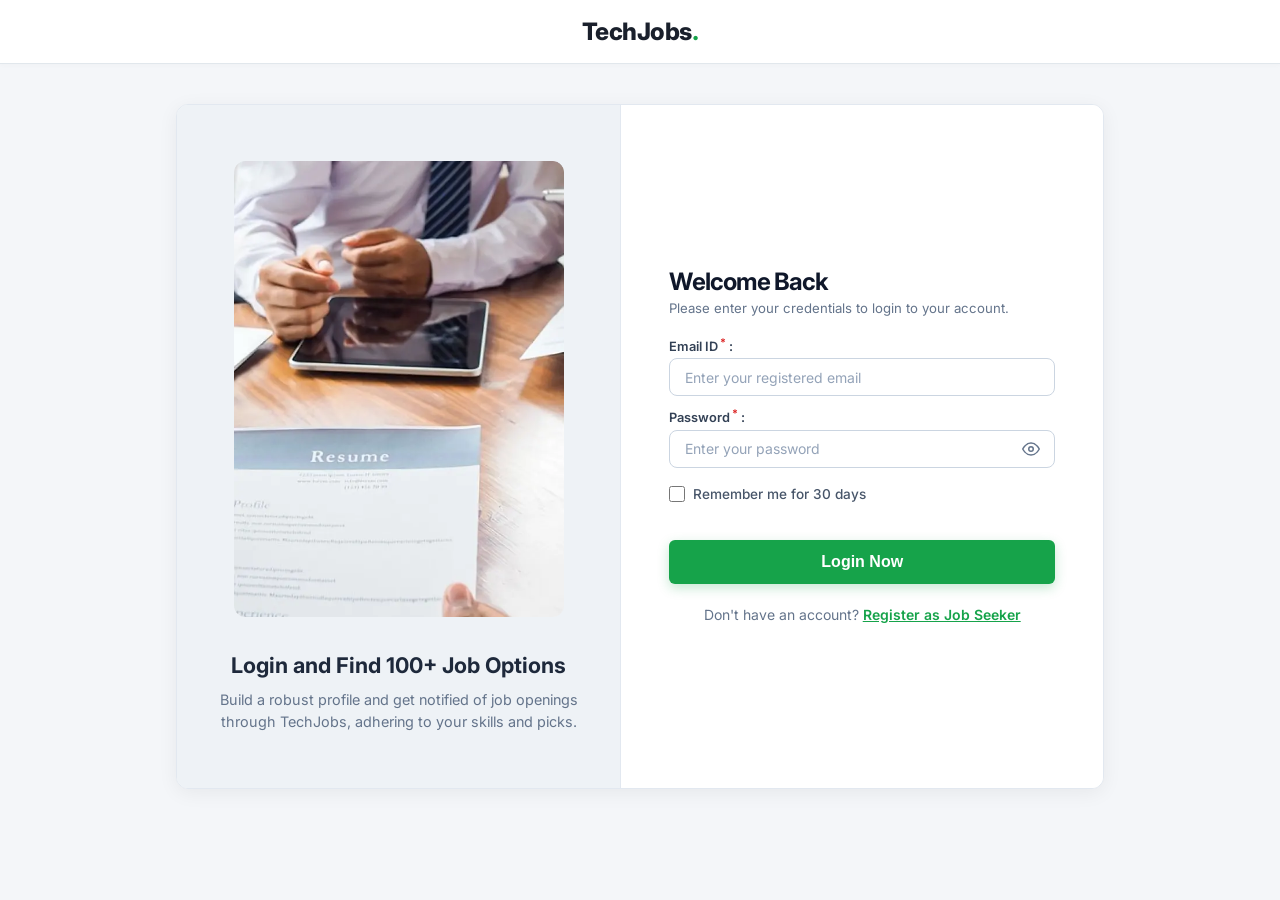
<file: login.html>
<!DOCTYPE html>
<html lang="en">
<head>
  <meta charset="utf-8">
  <meta name="viewport" content="width=device-width,initial-scale=1">
  <link rel="stylesheet" href="css/style.css">
  <title>Login - TechJobs</title>
</head>
<body class="itjob-body">
  <!-- Minimal Top Nav -->
  <nav class="itjob-nav">
    <div class="itjob-nav-container">
      <a href="index.html" class="itjob-brand">TechJobs<span>.</span></a>
    </div>
  </nav>

  <!-- Main Login Section (itjobcell layout) -->
  <main class="itjob-wrapper itjob-wrapper--login">
    <div class="itjob-card">
      <div class="itjob-grid itjob-grid--login">
        <!-- Left Banner Column with Authentic Illustration -->
        <div class="itjob-left-banner itjob-left-banner--login">
          <div class="itjob-img-box itjob-img-box--login">
            <img src="assets/sign-in-img.webp" alt="Sign in to TechJobs" class="itjob-reg-img">
          </div>
          <div class="itjob-banner-copy">
            <h3>Login and Find 100+ Job Options</h3>
            <p>Build a robust profile and get notified of job openings through TechJobs, adhering to your skills and picks.</p>
          </div>
        </div>

        <!-- Right Form Column -->
        <div class="itjob-right-form itjob-right-form--login">
          <div class="itjob-login-header">
            <h1 class="itjob-form-title">Welcome Back</h1>
            <p class="itjob-form-subtitle">Please enter your credentials to login to your account.</p>
          </div>

          <form id="loginForm" novalidate>
            <!-- Email -->
            <div class="itjob-form-group">
              <label for="email">Email ID<sup>*</sup> :</label>
              <input type="email" id="email" name="email" class="itjob-control" placeholder="Enter your registered email" autocomplete="username" required>
            </div>

            <!-- Password -->
            <div class="itjob-form-group">
              <label for="password">Password<sup>*</sup> :</label>
              <div class="itjob-password-wrapper">
                <input type="password" id="password" name="password" class="itjob-control" placeholder="Enter your password" autocomplete="current-password" required>
                <button type="button" class="itjob-pwd-toggle" id="loginPwdToggleBtn" aria-label="Toggle password visibility">
                  <svg id="loginEyeIcon" width="18" height="18" viewBox="0 0 24 24" fill="none" stroke="currentColor" stroke-width="2" stroke-linecap="round" stroke-linejoin="round"><path d="M1 12s4-8 11-8 11 8 11 8-4 8-11 8-11-8-11-8z"/><circle cx="12" cy="12" r="3"/></svg>
                  <svg id="loginEyeOffIcon" width="18" height="18" viewBox="0 0 24 24" fill="none" stroke="currentColor" stroke-width="2" stroke-linecap="round" stroke-linejoin="round" style="display:none;"><path d="M17.94 17.94A10.07 10.07 0 0 1 12 20c-7 0-11-8-11-8a18.45 18.45 0 0 1 5.06-5.94M9.9 4.24A9.12 9.12 0 0 1 12 4c7 0 11 8 11 8a18.5 18.5 0 0 1-2.16 3.19m-6.72-1.07a3 3 0 1 1-4.24-4.24"/><line x1="1" y1="1" x2="23" y2="23"/></svg>
                </button>
              </div>
            </div>

            <!-- Remember me checkbox -->
            <div class="itjob-checkbox-row">
              <label class="itjob-checkbox-label">
                <input type="checkbox" id="remember" name="remember">
                <span>Remember me for 30 days</span>
              </label>
            </div>

            <!-- Submit Button -->
            <div class="itjob-action-wrap">
              <button class="itjob-submit-btn" type="submit">
                Login Now
              </button>
              <div id="msg" style="display:none;"></div>
            </div>

            <div class="itjob-footer-text">
              Don't have an account? <a href="register.html">Register as Job Seeker</a>
            </div>
          </form>
        </div>
      </div>
    </div>
  </main>

  <script src="js/api.js"></script>
  <script src="js/auth.js"></script>
  <script>
    const msgDiv = document.getElementById("msg");
    const observer = new MutationObserver(() => {
      if(msgDiv.textContent.trim() !== '') msgDiv.style.display = 'block';
    });
    observer.observe(msgDiv, {childList: true, characterData: true, subtree: true});

    const loginPwdBtn = document.getElementById("loginPwdToggleBtn");
    const loginPwdInput = document.getElementById("password");
    const eyeIcon = document.getElementById("loginEyeIcon");
    const eyeOffIcon = document.getElementById("loginEyeOffIcon");
    if (loginPwdBtn && loginPwdInput) {
      loginPwdBtn.addEventListener("click", () => {
        const isPwd = loginPwdInput.type === "password";
        loginPwdInput.type = isPwd ? "text" : "password";
        eyeIcon.style.display = isPwd ? "none" : "block";
        eyeOffIcon.style.display = isPwd ? "block" : "none";
      });
    }
  </script>
</body>
</html>
</file>
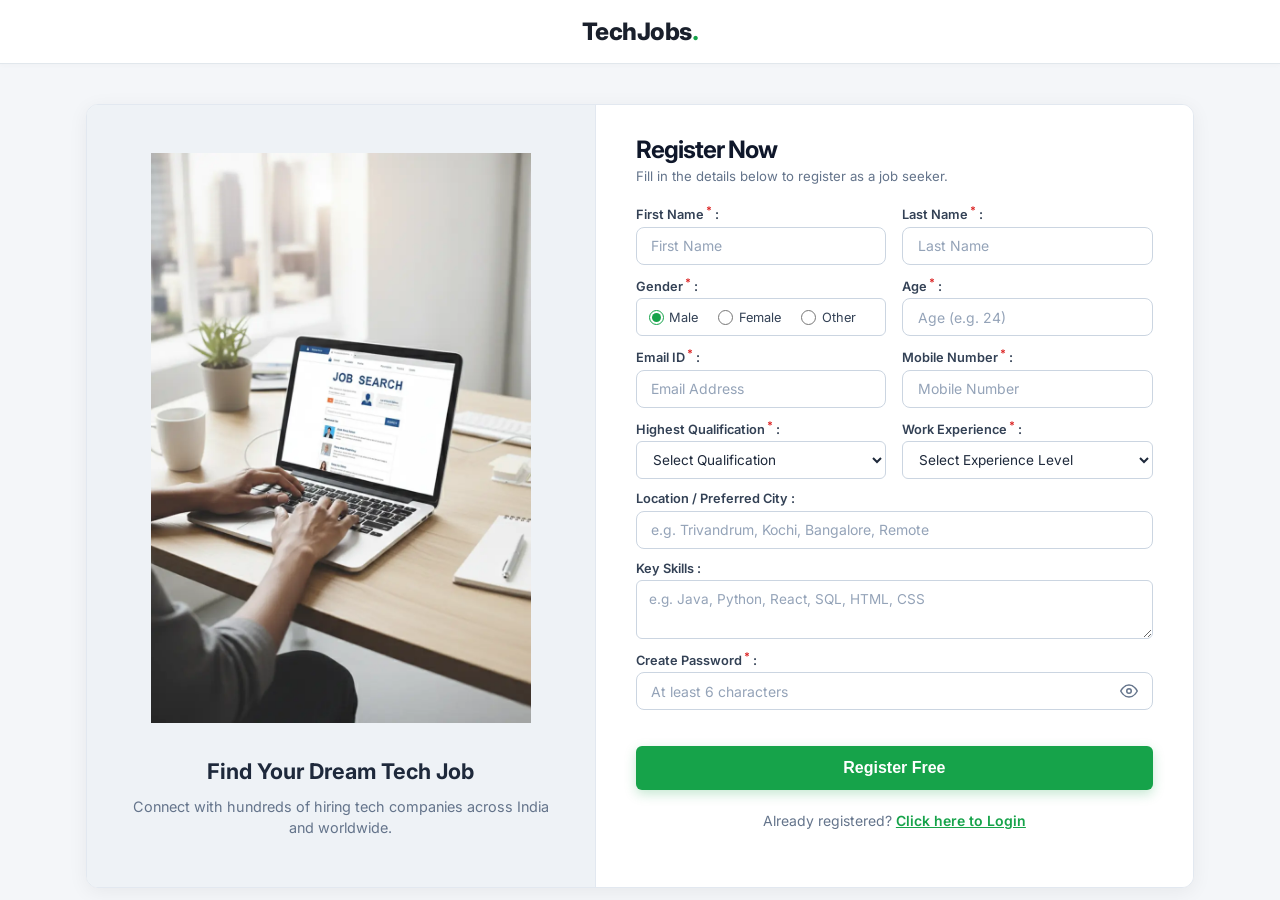
<file: register.html>
<!DOCTYPE html>
<html lang="en">
<head>
  <meta charset="utf-8">
  <meta name="viewport" content="width=device-width,initial-scale=1">
  <link rel="stylesheet" href="css/style.css">
  <title>Register - TechJobs</title>
</head>
<body class="itjob-body">
  <!-- Minimal Top Nav -->
  <nav class="itjob-nav">
    <div class="itjob-nav-container">
      <a href="index.html" class="itjob-brand">TechJobs<span>.</span></a>
    </div>
  </nav>

  <!-- Main Register Section (itjobcell layout) -->
  <main class="itjob-wrapper">
    <div class="itjob-card">
      <div class="itjob-grid">
        <!-- Left Banner Column with Authentic Illustration -->
        <div class="itjob-left-banner">
          <div class="itjob-img-box">
            <img src="assets/reg-img.webp" alt="Register with TechJobs" class="itjob-reg-img">
          </div>
          <div class="itjob-banner-copy">
            <h3>Find Your Dream Tech Job</h3>
            <p>Connect with hundreds of hiring tech companies across India and worldwide.</p>
          </div>
        </div>

        <!-- Right Form Column -->
        <div class="itjob-right-form">
          <h1 class="itjob-form-title">Register Now</h1>
          <p class="itjob-form-subtitle">Fill in the details below to register as a job seeker.</p>

          <form id="regForm" novalidate>
            <!-- First Name & Last Name (Full Name split for itjobcell look) -->
            <div class="itjob-row">
              <div class="itjob-col-6">
                <div class="itjob-form-group">
                  <label for="fname">First Name<sup>*</sup> :</label>
                  <input type="text" id="fname" name="fname" class="itjob-control" placeholder="First Name" required autocomplete="given-name">
                  <div class="field-error" id="name-error"></div>
                </div>
              </div>
              <div class="itjob-col-6">
                <div class="itjob-form-group">
                  <label for="lname">Last Name<sup>*</sup> :</label>
                  <input type="text" id="lname" name="lname" class="itjob-control" placeholder="Last Name" required autocomplete="family-name">
                </div>
              </div>
            </div>

            <!-- Hidden input to keep existing backend name field sync -->
            <input type="hidden" id="name" name="name">

            <!-- Gender & Work Status / Fresher (itjobcell radio style) -->
            <div class="itjob-row">
              <div class="itjob-col-6">
                <div class="itjob-form-group">
                  <label>Gender<sup>*</sup> :</label>
                  <div class="itjob-radio-bar">
                    <label class="itjob-radio-label">
                      <input type="radio" name="genderRadio" value="Male" checked>
                      <span>Male</span>
                    </label>
                    <label class="itjob-radio-label">
                      <input type="radio" name="genderRadio" value="Female">
                      <span>Female</span>
                    </label>
                    <label class="itjob-radio-label">
                      <input type="radio" name="genderRadio" value="Other">
                      <span>Other</span>
                    </label>
                  </div>
                  <input type="hidden" id="gender" name="gender" value="Male">
                  <div class="field-error" id="gender-error"></div>
                </div>
              </div>

              <div class="itjob-col-6">
                <div class="itjob-form-group">
                  <label for="age">Age<sup>*</sup> :</label>
                  <input type="number" id="age" name="age" min="16" max="99" class="itjob-control" placeholder="Age (e.g. 24)" required>
                  <div class="field-error" id="age-error"></div>
                </div>
              </div>
            </div>

            <!-- Email & Mobile Number -->
            <div class="itjob-row">
              <div class="itjob-col-6">
                <div class="itjob-form-group">
                  <label for="email">Email ID<sup>*</sup> :</label>
                  <input type="email" id="email" name="email" class="itjob-control" placeholder="Email Address" required autocomplete="email">
                  <div class="field-error" id="email-error"></div>
                </div>
              </div>

              <div class="itjob-col-6">
                <div class="itjob-form-group">
                  <label for="phone">Mobile Number<sup>*</sup> :</label>
                  <input type="tel" id="phone" name="phone" class="itjob-control" placeholder="Mobile Number" required autocomplete="tel">
                  <div class="field-error" id="phone-error"></div>
                </div>
              </div>
            </div>

            <!-- Highest Qualification & Work Experience -->
            <div class="itjob-row">
              <div class="itjob-col-6">
                <div class="itjob-form-group">
                  <label for="qualification">Highest Qualification<sup>*</sup> :</label>
                  <select id="qualification" name="qualification" class="itjob-control itjob-select" required>
                    <option value="" disabled selected>Select Qualification</option>
                    <option value="B.Tech / BE">B.Tech / BE</option>
                    <option value="BCA / BSc Computer Science">BCA / BSc Computer Science</option>
                    <option value="MCA / MSc">MCA / MSc</option>
                    <option value="Degree">Degree</option>
                    <option value="Diploma">Diploma</option>

                    <option value="Other">Other</option>
                  </select>
                  <div class="field-error" id="qualification-error"></div>
                </div>
              </div>

              <div class="itjob-col-6">
                <div class="itjob-form-group">
                  <label for="workExperience">Work Experience<sup>*</sup> :</label>
                  <select id="workExperience" name="workExperience" class="itjob-control itjob-select" required>
                    <option value="" disabled selected>Select Experience Level</option>
                    <option value="Fresher">Fresher</option>
                    <option value="Less than 1 year">Less than 1 year</option>
                    <option value="1–3 years">1–3 years</option>
                    <option value="3+ years">3+ years</option>
                  </select>
                  <div class="field-error" id="workExperience-error"></div>
                </div>
              </div>
            </div>

            <!-- Location -->
            <div class="itjob-form-group">
              <label for="preferredLocation">Location / Preferred City :</label>
              <input type="text" id="preferredLocation" name="preferredLocation" class="itjob-control" placeholder="e.g. Trivandrum, Kochi, Bangalore, Remote">
              <div class="field-error" id="preferredLocation-error"></div>
            </div>

            <!-- Key Skills -->
            <div class="itjob-form-group">
              <label for="skills">Key Skills :</label>
              <textarea id="skills" name="skills" class="itjob-control itjob-textarea" rows="2" placeholder="e.g. Java, Python, React, SQL, HTML, CSS"></textarea>
              <div class="field-error" id="skills-error"></div>
            </div>

            <!-- Password -->
            <div class="itjob-form-group">
              <label for="password">Create Password<sup>*</sup> :</label>
              <div class="itjob-password-wrapper">
                <input type="password" id="password" name="password" minlength="6" class="itjob-control" placeholder="At least 6 characters" required autocomplete="new-password">
                <button type="button" class="itjob-pwd-toggle" id="pwdToggleBtn" aria-label="Toggle password visibility">
                  <svg id="eyeIcon" width="18" height="18" viewBox="0 0 24 24" fill="none" stroke="currentColor" stroke-width="2" stroke-linecap="round" stroke-linejoin="round"><path d="M1 12s4-8 11-8 11 8 11 8-4 8-11 8-11-8-11-8z"/><circle cx="12" cy="12" r="3"/></svg>
                  <svg id="eyeOffIcon" width="18" height="18" viewBox="0 0 24 24" fill="none" stroke="currentColor" stroke-width="2" stroke-linecap="round" stroke-linejoin="round" style="display:none;"><path d="M17.94 17.94A10.07 10.07 0 0 1 12 20c-7 0-11-8-11-8a18.45 18.45 0 0 1 5.06-5.94M9.9 4.24A9.12 9.12 0 0 1 12 4c7 0 11 8 11 8a18.5 18.5 0 0 1-2.16 3.19m-6.72-1.07a3 3 0 1 1-4.24-4.24"/><line x1="1" y1="1" x2="23" y2="23"/></svg>
                </button>
              </div>
              <div class="field-error" id="password-error"></div>
            </div>

            <!-- Terms & Submit Button -->
            <div class="itjob-action-wrap">
              <button class="itjob-submit-btn" type="submit" id="regSubmitBtn">
                Register Free
              </button>
              <div id="msg" style="display:none;"></div>
            </div>

            <div class="itjob-footer-text">
              Already registered? <a href="login.html">Click here to Login</a>
            </div>
          </form>
        </div>
      </div>
    </div>
  </main>

  <script src="js/api.js"></script>
  <script src="js/auth.js"></script>
  <script>
    // Sync First Name + Last Name to hidden #name for API backend compatibility
    const fname = document.getElementById("fname");
    const lname = document.getElementById("lname");
    const fullNameHidden = document.getElementById("name");
    function syncName() {
      fullNameHidden.value = (fname.value.trim() + " " + lname.value.trim()).trim();
    }
    if (fname && lname) {
      fname.addEventListener("input", syncName);
      lname.addEventListener("input", syncName);
    }

    // Gender radios sync to hidden #gender
    const genderRadios = document.querySelectorAll('input[name="genderRadio"]');
    const genderHidden = document.getElementById("gender");
    genderRadios.forEach(r => {
      r.addEventListener("change", (e) => {
        if (genderHidden) genderHidden.value = e.target.value;
      });
    });
  </script>
</body>
</html>
</file>
<file: css/style.css>
@import url('https://fonts.googleapis.com/css2?family=Inter:wght@400;500;600;700&display=swap');

:root {
  --bg: #ffffff;
  --bg-secondary: #f9fafb;
  --text-main: #111827;
  --text-muted: #6b7280;
  --border: #e5e7eb;
  --primary: #000000;
  --primary-hover: #374151;
  --success: #059669;
  --error: #dc2626;
  --radius: 8px;
  --font: 'Inter', system-ui, sans-serif;
}

* { box-sizing: border-box; margin: 0; padding: 0; }

body {
  font-family: var(--font);
  background: var(--bg-secondary);
  color: var(--text-main);
  line-height: 1.5;
  -webkit-font-smoothing: antialiased;
}

a { color: var(--text-main); text-decoration: none; transition: opacity 0.2s; }
a:hover { opacity: 0.7; }

/* ───── Navigation ───── */
nav {
  display: flex;
  justify-content: space-between;
  align-items: center;
  padding: 1rem 2rem;
  background: var(--bg);
  border-bottom: 1px solid var(--border);
  position: sticky;
  top: 0;
  z-index: 10;
}
nav .brand { font-weight: 700; font-size: 1.15rem; letter-spacing: -0.02em; }
nav .nav-links { display: flex; gap: 1rem; align-items: center; }

/* ───── Layout ───── */
.container { max-width: 1080px; margin: 0 auto; padding: 2rem 1.5rem; }

.auth-container {
  max-width: 440px;
  margin: 3rem auto;
  padding: 2.5rem;
  background: var(--bg);
  border: 1px solid var(--border);
  border-radius: var(--radius);
  box-shadow: 0 4px 6px -1px rgba(0,0,0,0.05), 0 2px 4px -1px rgba(0,0,0,0.03);
}

/* ───── Typography ───── */
h1 { font-size: 3rem; font-weight: 700; letter-spacing: -0.04em; margin-bottom: 1rem; line-height: 1.1; }
h2 { font-size: 1.5rem; font-weight: 600; letter-spacing: -0.03em; margin-bottom: 0.5rem; }
h3 { font-size: 1.125rem; font-weight: 600; margin-bottom: 0.75rem; }
p { color: var(--text-muted); margin-bottom: 1rem; }

/* ───── Forms ───── */
form { display: flex; flex-direction: column; gap: 1rem; }
.input-group { display: flex; flex-direction: column; gap: 0.375rem; }
label { font-size: 0.8rem; font-weight: 500; color: var(--text-main); }
input[type="text"], input[type="email"], input[type="password"], input[type="number"] {
  width: 100%; padding: 0.625rem 0.875rem;
  border: 1px solid var(--border); border-radius: var(--radius);
  font-family: var(--font); font-size: 0.875rem;
  background: var(--bg); transition: all 0.15s; outline: none;
}
input:focus { border-color: var(--primary); box-shadow: 0 0 0 1px var(--primary); }
.checkbox-group { display: flex; align-items: center; gap: 0.5rem; }
.checkbox-group label { margin: 0; font-weight: 400; cursor: pointer; }
input[type="checkbox"] { cursor: pointer; width: 1rem; height: 1rem; accent-color: var(--primary); }

/* ───── Buttons ───── */
.btn {
  display: inline-flex; justify-content: center; align-items: center;
  padding: 0.5rem 1rem; background: var(--primary); color: #fff;
  border: none; border-radius: var(--radius);
  font-size: 0.8rem; font-weight: 500; cursor: pointer;
  transition: background 0.15s, transform 0.1s;
  text-decoration: none; font-family: var(--font);
}
.btn:hover { background: var(--primary-hover); }
.btn:active { transform: scale(0.98); }
.btn:disabled { opacity: 0.5; cursor: not-allowed; }
.btn-outline { background: transparent; color: var(--primary); border: 1px solid var(--border); }
.btn-outline:hover { background: var(--bg-secondary); }
.btn-sm { padding: 0.375rem 0.75rem; font-size: 0.75rem; }
.btn-xs { padding: 0.25rem 0.5rem; font-size: 0.7rem; }
.btn-danger { background: var(--error); color: #fff; border: none; }
.btn-danger:hover { background: #b91c1c; }
.btn-applied { background: var(--success); color: #fff; border-color: var(--success); cursor: default; }
.btn-applied:hover { background: var(--success); }
form .btn { margin-top: 0.25rem; }

/* ───── Dashboard Grid ───── */
.dashboard-grid { display: grid; grid-template-columns: 1fr; gap: 2rem; }
@media (min-width: 768px) { .dashboard-grid { grid-template-columns: 280px 1fr; align-items: start; } }

.panel {
  background: var(--bg); border: 1px solid var(--border);
  border-radius: var(--radius); padding: 1.5rem;
}
.profile-stats ul, .profile-stats { list-style: none; padding: 0; }
.profile-stats li {
  padding: 0.5rem 0; border-bottom: 1px solid var(--border);
  font-size: 0.85rem; display: flex; justify-content: space-between;
}
.profile-stats li:last-child { border-bottom: none; }
.profile-stats .lbl { color: var(--text-muted); }
.profile-stats .val { font-weight: 500; text-align: right; }

/* ───── Job Cards ───── */
.job-card {
  padding: 1.25rem; border: 1px solid var(--border);
  border-radius: var(--radius); background: var(--bg);
  margin-bottom: 0.75rem; transition: box-shadow 0.15s;
}
.job-card:hover { box-shadow: 0 2px 8px rgba(0,0,0,0.04); }
.job-header { display: flex; justify-content: space-between; align-items: flex-start; margin-bottom: 0.75rem; }
.job-title { font-size: 1rem; font-weight: 600; margin: 0 0 0.125rem 0; }
.job-company { font-size: 0.8rem; color: var(--text-muted); }
.job-match-reason { font-size: 0.8rem; color: var(--text-muted); padding-top: 0.75rem; border-top: 1px solid var(--border); }
.reason { padding: 2px 0; }
.reason-ok::before { content: "✓ "; color: var(--success); font-weight: 600; }
.reason-warn::before { content: "⚠ "; color: #d97706; }

/* ───── Badges ───── */
.badge {
  display: inline-block; padding: 0.2rem 0.6rem;
  background: var(--bg-secondary); border: 1px solid var(--border);
  border-radius: 9999px; font-size: 0.7rem; font-weight: 500; color: var(--text-main);
  margin: 0.125rem 0.125rem 0 0;
}
.badge.match { background: #ecfdf5; color: #065f46; border-color: #a7f3d0; font-weight: 600; }

/* ───── Tabs ───── */
.tabs {
  display: flex; gap: 0; border-bottom: 1px solid var(--border); margin-bottom: 1.5rem;
}
.tab {
  padding: 0.75rem 1.25rem; font-size: 0.85rem; font-weight: 500;
  background: none; border: none; border-bottom: 2px solid transparent;
  cursor: pointer; color: var(--text-muted); font-family: var(--font);
  transition: all 0.15s;
}
.tab:hover { color: var(--text-main); }
.tab.active { color: var(--text-main); border-bottom-color: var(--primary); }
.tab-content { display: none; }
.tab-content.active { display: block; }

/* ───── Data Tables ───── */
.data-table {
  width: 100%; border-collapse: collapse;
  background: var(--bg); border: 1px solid var(--border); border-radius: var(--radius);
  overflow: hidden; font-size: 0.8rem;
}
.data-table thead { background: var(--bg-secondary); }
.data-table th {
  text-align: left; padding: 0.75rem 1rem;
  font-weight: 500; color: var(--text-muted); font-size: 0.75rem;
  text-transform: uppercase; letter-spacing: 0.05em;
  border-bottom: 1px solid var(--border);
}
.data-table td { padding: 0.75rem 1rem; border-bottom: 1px solid var(--border); vertical-align: middle; }
.data-table tr:last-child td { border-bottom: none; }
.data-table tr:hover { background: var(--bg-secondary); }
.cell-truncate { max-width: 180px; display: inline-block; overflow: hidden; text-overflow: ellipsis; white-space: nowrap; vertical-align: middle; }

/* ───── Modal ───── */
.modal-overlay {
  position: fixed; inset: 0; background: rgba(0,0,0,0.4);
  display: flex; align-items: center; justify-content: center; z-index: 100;
  backdrop-filter: blur(2px);
}
.modal {
  background: var(--bg); border-radius: var(--radius);
  padding: 2rem; width: 90%; max-width: 640px; max-height: 90vh; overflow-y: auto;
  box-shadow: 0 20px 60px rgba(0,0,0,0.15);
}
.modal-close {
  background: none; border: none; font-size: 1.5rem; cursor: pointer;
  color: var(--text-muted); line-height: 1; padding: 0.25rem;
}
.modal-close:hover { color: var(--text-main); }

/* ───── Toast ───── */
.toast {
  position: fixed; bottom: 2rem; right: 2rem;
  display: flex; align-items: center; gap: 0.75rem;
  padding: 0.875rem 1.25rem;
  background: var(--bg); border: 1px solid var(--border);
  border-radius: var(--radius);
  box-shadow: 0 10px 40px rgba(0,0,0,0.12);
  font-size: 0.85rem; font-weight: 500; z-index: 200;
  transform: translateY(1rem); opacity: 0;
  transition: all 0.3s ease;
}
.toast-show { transform: translateY(0); opacity: 1; }
.toast-ok { border-left: 3px solid var(--success); }
.toast-ok .toast-icon { color: var(--success); }
.toast-err { border-left: 3px solid var(--error); }
.toast-err .toast-icon { color: var(--error); }

/* ───── Empty State ───── */
.empty-state {
  padding: 3rem 2rem; text-align: center;
  border: 1px dashed var(--border); border-radius: var(--radius); background: var(--bg);
}
.empty-state svg { margin: 0 auto 1rem; display: block; color: var(--border); }
.empty-state h3 { margin-bottom: 0.5rem; }
.empty-state p { margin: 0; }

/* ───── Utilities ───── */
.text-center { text-align: center; }
.err { color: var(--error); font-size: 0.85rem; margin-top: 0.75rem; padding: 0.75rem; background: #fef2f2; border-radius: var(--radius); border: 1px solid #fecaca; }
.ok { color: var(--success); font-size: 0.85rem; margin-top: 0.75rem; padding: 0.75rem; background: #ecfdf5; border-radius: var(--radius); border: 1px solid #a7f3d0; }

/* ───── Hero ───── */
.hero-section { text-align: center; padding: 5rem 1rem; max-width: 720px; margin: 0 auto; }
.hero-actions { display: flex; gap: 0.75rem; justify-content: center; margin-top: 2rem; }

/* ───── Success Popup ───── */
.success-popup {
  background: var(--bg); border-radius: var(--radius);
  padding: 3rem 2.5rem; text-align: center;
  max-width: 420px; width: 90%;
  box-shadow: 0 20px 60px rgba(0,0,0,0.15);
  animation: popIn 0.3s ease;
}
@keyframes popIn {
  from { transform: scale(0.9); opacity: 0; }
  to { transform: scale(1); opacity: 1; }
}

/* ───── Admin Application Detail Cards ───── */
.app-detail-card {
  background: var(--bg); border: 1px solid var(--border);
  border-radius: var(--radius); margin-bottom: 1rem;
  overflow: hidden;
}
.app-detail-header {
  display: flex; justify-content: space-between; align-items: flex-start;
  padding: 1rem 1.25rem; border-bottom: 1px solid var(--border);
  background: var(--bg-secondary);
}
.app-detail-body { padding: 1rem 1.25rem; }
.app-detail-section { margin-bottom: 1rem; }
.app-detail-section:last-child { margin-bottom: 0; }
.app-detail-label {
  font-size: 0.7rem; font-weight: 600; text-transform: uppercase;
  letter-spacing: 0.05em; color: var(--text-muted);
  margin-bottom: 0.5rem;
}
.app-detail-grid {
  display: grid; grid-template-columns: 1fr 1fr;
  gap: 0.375rem; font-size: 0.85rem;
}
.lbl { color: var(--text-muted); font-size: 0.8rem; }

/* ───── Professional Split-Screen Auth & Showcase Styles ───── */
.auth-page-body {
  background: #f8fafc;
  min-height: 100vh;
}

.auth-nav {
  padding: 1.1rem 3rem;
  background: #ffffff;
  border-bottom: 1px solid #e2e8f0;
  position: sticky;
  top: 0;
  z-index: 30;
}

.nav-login-btn {
  font-size: 0.85rem;
  font-weight: 600;
  color: #0f172a;
  padding: 0.45rem 1rem;
  border-radius: 8px;
  border: 1px solid #cbd5e1;
  background: #ffffff;
  transition: all 0.2s ease;
}

.nav-login-btn:hover {
  background: #f1f5f9;
  border-color: #94a3b8;
  opacity: 1;
}

.auth-layout-container {
  max-width: 1180px;
  margin: 2.5rem auto;
  padding: 0 1.5rem 3rem 1.5rem;
  display: flex;
  justify-content: center;
}

.split-auth-card {
  display: grid;
  grid-template-columns: 460px 1fr;
  width: 100%;
  background: #ffffff;
  border-radius: 16px;
  border: 1px solid rgba(226, 232, 240, 0.9);
  box-shadow: 0 20px 40px -15px rgba(15, 23, 42, 0.07), 0 0 1px 1px rgba(15, 23, 42, 0.02);
  overflow: hidden;
}

.split-auth-card--register {
  grid-template-columns: 440px 1fr;
}

/* Left Showcase Panel */
.split-auth-visual {
  background: linear-gradient(165deg, #0f172a 0%, #1e293b 100%);
  color: #ffffff;
  padding: 3rem 2.5rem;
  display: flex;
  flex-direction: column;
  justify-content: space-between;
  position: relative;
  overflow: hidden;
}

.split-auth-visual::before {
  content: "";
  position: absolute;
  top: -20%;
  right: -20%;
  width: 320px;
  height: 320px;
  background: radial-gradient(circle, rgba(56, 189, 248, 0.12) 0%, transparent 70%);
  border-radius: 50%;
  pointer-events: none;
}

.visual-content {
  position: relative;
  z-index: 2;
  display: flex;
  flex-direction: column;
  height: 100%;
}

.visual-badge {
  display: inline-block;
  align-self: flex-start;
  font-size: 0.72rem;
  font-weight: 600;
  letter-spacing: 0.06em;
  text-transform: uppercase;
  padding: 0.25rem 0.75rem;
  background: rgba(255, 255, 255, 0.1);
  border: 1px solid rgba(255, 255, 255, 0.15);
  border-radius: 999px;
  color: #38bdf8;
  margin-bottom: 1.25rem;
}

.visual-title {
  font-size: 1.75rem;
  font-weight: 700;
  line-height: 1.25;
  letter-spacing: -0.03em;
  color: #ffffff;
  margin-bottom: 0.85rem;
}

.visual-desc {
  font-size: 0.9rem;
  line-height: 1.55;
  color: #94a3b8;
  margin-bottom: 1.75rem;
}

.visual-image-wrapper {
  margin: 0.5rem 0 1.5rem 0;
  border-radius: 12px;
  overflow: hidden;
  border: 1px solid rgba(255, 255, 255, 0.1);
  box-shadow: 0 12px 24px rgba(0, 0, 0, 0.25);
  background: #090d16;
}

.visual-img {
  width: 100%;
  height: auto;
  display: block;
  object-fit: cover;
}

/* Metric Stats on Login Visual */
.visual-metrics {
  display: flex;
  align-items: center;
  justify-content: space-between;
  padding: 1.1rem 1.25rem;
  background: rgba(255, 255, 255, 0.05);
  border: 1px solid rgba(255, 255, 255, 0.08);
  border-radius: 12px;
  margin-top: auto;
}

.metric-item {
  display: flex;
  flex-direction: column;
}

.metric-num {
  font-size: 1.15rem;
  font-weight: 700;
  color: #f8fafc;
}

.metric-lbl {
  font-size: 0.72rem;
  color: #94a3b8;
  font-weight: 500;
  margin-top: 0.1rem;
}

.metric-divider {
  width: 1px;
  height: 28px;
  background: rgba(255, 255, 255, 0.12);
}

/* Feature Checklist on Register Visual */
.feature-checklist {
  display: flex;
  flex-direction: column;
  gap: 0.85rem;
  margin-top: auto;
}

.feature-item {
  display: flex;
  align-items: center;
  gap: 0.75rem;
  font-size: 0.85rem;
  color: #cbd5e1;
}

.check-circle {
  width: 20px;
  height: 20px;
  border-radius: 50%;
  background: rgba(56, 189, 248, 0.15);
  color: #38bdf8;
  display: flex;
  align-items: center;
  justify-content: center;
  font-size: 0.75rem;
  font-weight: 700;
  flex-shrink: 0;
}

/* Right Form Panel */
.split-auth-form-wrap {
  padding: 3rem 3.25rem;
  display: flex;
  flex-direction: column;
  justify-content: center;
}

.split-auth-form-wrap--register {
  padding: 2.75rem 3rem;
}

.form-inner {
  max-width: 520px;
  width: 100%;
  margin: 0 auto;
}

.auth-form-header {
  margin-bottom: 2rem;
}

.form-icon-circle {
  width: 44px;
  height: 44px;
  border-radius: 10px;
  background: #f1f5f9;
  border: 1px solid #e2e8f0;
  display: flex;
  align-items: center;
  justify-content: center;
  color: #0f172a;
  margin-bottom: 1rem;
}

.auth-form-header h2 {
  font-size: 1.6rem;
  font-weight: 700;
  letter-spacing: -0.025em;
  color: #0f172a;
  margin-bottom: 0.35rem;
}

.auth-subtitle {
  font-size: 0.875rem;
  color: #64748b;
  margin: 0;
}

.req {
  color: #e11d48;
  font-weight: 600;
  margin-left: 0.15rem;
}

.form-row-2 {
  display: grid;
  grid-template-columns: 1fr 1fr;
  gap: 1.15rem;
}

/* Control Elements */
input[type="text"],
input[type="email"],
input[type="password"],
input[type="number"],
input[type="tel"],
select,
textarea {
  width: 100%;
  padding: 0.68rem 0.9rem;
  border: 1px solid #cbd5e1;
  border-radius: 8px;
  font-family: var(--font);
  font-size: 0.875rem;
  background: #ffffff;
  color: #0f172a;
  transition: all 0.18s ease;
  outline: none;
}

input::placeholder,
textarea::placeholder {
  color: #94a3b8;
}

input:focus,
select:focus,
textarea:focus {
  border-color: #0f172a;
  box-shadow: 0 0 0 3px rgba(15, 23, 42, 0.08);
}

.select-wrapper {
  position: relative;
  width: 100%;
}

.select-wrapper select {
  appearance: none;
  -webkit-appearance: none;
  cursor: pointer;
  padding-right: 2.25rem;
  background-image: url("data:image/svg+xml,%3Csvg xmlns='http://www.w3.org/2000/svg' width='16' height='16' viewBox='0 0 24 24' fill='none' stroke='%2364748b' stroke-width='2' stroke-linecap='round' stroke-linejoin='round'%3E%3Cpath d='m6 9 6 6 6-6'/%3E%3C/svg%3E");
  background-repeat: no-repeat;
  background-position: right 0.75rem center;
}

textarea {
  resize: vertical;
  min-height: 80px;
  line-height: 1.5;
}

.password-input-container {
  position: relative;
  display: flex;
  align-items: center;
}

.password-input-container input {
  padding-right: 2.75rem;
}

.pwd-toggle-btn {
  position: absolute;
  right: 0.6rem;
  top: 50%;
  transform: translateY(-50%);
  background: transparent;
  border: none;
  padding: 0.35rem;
  display: flex;
  align-items: center;
  justify-content: center;
  color: #64748b;
  cursor: pointer;
  border-radius: 6px;
  transition: color 0.15s ease, background 0.15s ease;
}

.pwd-toggle-btn:hover {
  color: #0f172a;
  background: #f1f5f9;
}

/* Primary Submit Buttons */
.btn-primary-full {
  width: 100%;
  padding: 0.8rem 1.25rem;
  font-size: 0.95rem;
  font-weight: 600;
  background: #0f172a;
  color: #ffffff;
  border: none;
  border-radius: 8px;
  cursor: pointer;
  margin-top: 0.75rem;
  display: inline-flex;
  align-items: center;
  justify-content: center;
  gap: 0.5rem;
  box-shadow: 0 4px 12px rgba(15, 23, 42, 0.12);
  transition: all 0.2s cubic-bezier(0.16, 1, 0.3, 1);
}

.btn-primary-full:hover {
  background: #1e293b;
  box-shadow: 0 6px 16px rgba(15, 23, 42, 0.18);
  transform: translateY(-1px);
}

.btn-primary-full:active {
  transform: translateY(0);
}

.btn-primary-full:disabled {
  opacity: 0.65;
  cursor: not-allowed;
  transform: none;
}

.auth-bottom-switch {
  margin-top: 1.25rem;
  text-align: center;
  font-size: 0.85rem;
  color: #64748b;
}

.auth-bottom-switch a {
  font-weight: 600;
  color: #0f172a;
  margin-left: 0.35rem;
  text-decoration: underline;
}

.form-footer-note {
  font-size: 0.75rem;
  color: #94a3b8;
  text-align: center;
  margin-top: 1rem;
  line-height: 1.4;
}

.form-footer-note a {
  color: #475569;
  text-decoration: underline;
}

.field-error {
  color: #e11d48;
  font-size: 0.75rem;
  font-weight: 500;
  min-height: 1rem;
  display: none;
  margin-top: 0.25rem;
}

.field-error.active {
  display: block;
}

.input-invalid {
  border-color: #e11d48 !important;
  background-color: #fff1f2 !important;
}

.input-invalid:focus {
  box-shadow: 0 0 0 3px rgba(225, 29, 72, 0.15) !important;
}

/* Responsive Media Queries */
@media (max-width: 980px) {
  .split-auth-card,
  .split-auth-card--register {
    grid-template-columns: 1fr;
    max-width: 600px;
  }

  .split-auth-visual {
    padding: 2.5rem 2rem;
  }

  .split-auth-form-wrap,
  .split-auth-form-wrap--register {
    padding: 2.5rem 2rem;
  }
}

@media (max-width: 640px) {
  .auth-nav {
    padding: 1rem 1.25rem;
  }

  .auth-layout-container {
    padding: 0 1rem 2rem 1rem;
    margin: 1.5rem auto;
  }

  .split-auth-visual {
    display: none; /* Focus directly on the mobile form */
  }

  .split-auth-form-wrap,
  .split-auth-form-wrap--register {
    padding: 2rem 1.25rem;
  }

  .form-row-2 {
    grid-template-columns: 1fr;
    gap: 1rem;
  }

  .nav-hint {
    display: none;
  }
}

/* ───── itjobcell.com Custom Layout Styles ───── */
.itjob-body {
  background: #f4f6f9;
  min-height: 100vh;
}

.itjob-nav {
  background: #ffffff;
  border-bottom: 1px solid #e1e7ec;
  padding: 0.85rem 2rem;
  box-shadow: 0 2px 4px rgba(0,0,0,0.02);
}

.itjob-nav-container {
  max-width: 1200px;
  margin: 0 auto;
  display: flex;
  align-items: center;
  justify-content: space-between;
}

.itjob-brand {
  font-size: 1.5rem;
  font-weight: 800;
  color: #1a202c;
  letter-spacing: -0.02em;
}

.itjob-brand span {
  color: #16a34a; /* vibrant green dot */
}

.itjob-nav-btn {
  font-size: 0.85rem;
  font-weight: 600;
  color: #16a34a;
  border: 1.5px solid #16a34a;
  padding: 0.45rem 1.15rem;
  border-radius: 6px;
  transition: all 0.2s ease;
}

.itjob-nav-btn:hover {
  background: #16a34a;
  color: #ffffff;
  opacity: 1;
}

.itjob-wrapper {
  max-width: 1140px;
  margin: 2.5rem auto;
  padding: 0 1rem;
}

.itjob-card {
  background: #ffffff;
  border-radius: 12px;
  border: 1px solid #e2e8f0;
  box-shadow: 0 4px 20px rgba(0,0,0,0.06);
  overflow: hidden;
}

.itjob-grid {
  display: grid;
  grid-template-columns: 46% 54%;
}

.itjob-left-banner {
  background: #eef2f6;
  padding: 3rem 2rem;
  display: flex;
  flex-direction: column;
  align-items: center;
  justify-content: center;
  text-align: center;
  border-right: 1px solid #e2e8f0;
}

.itjob-img-box {
  max-width: 380px;
  width: 100%;
  margin-bottom: 2rem;
}

.itjob-reg-img {
  width: 100%;
  height: auto;
  display: block;
  object-fit: contain;
}

.itjob-banner-copy h3 {
  font-size: 1.35rem;
  font-weight: 700;
  color: #1e293b;
  margin-bottom: 0.5rem;
}

.itjob-banner-copy p {
  font-size: 0.9rem;
  color: #64748b;
  line-height: 1.5;
  margin: 0;
}

.itjob-right-form {
  padding: 2rem 2.5rem;
  background: #ffffff;
}

.itjob-right-form form {
  display: flex;
  flex-direction: column;
  gap: 0; /* Remove generic flex gap to eliminate double spacing */
}

.itjob-form-title {
  font-size: 1.5rem;
  font-weight: 700;
  color: #0f172a;
  margin-bottom: 0.2rem;
}

.itjob-form-subtitle {
  font-size: 0.825rem;
  color: #64748b;
  margin-bottom: 1.15rem;
}

.itjob-row {
  display: flex;
  gap: 1rem;
  margin-bottom: 0;
}

.itjob-col-6 {
  flex: 1;
}

.itjob-form-group {
  margin-bottom: 0.75rem;
  display: flex;
  flex-direction: column;
  gap: 0;
}

.itjob-form-group label {
  font-size: 0.8rem;
  font-weight: 600;
  color: #334155;
  margin-bottom: 0.25rem;
  line-height: 1.2;
}

.itjob-form-group label sup {
  color: #dc2626;
  font-weight: 700;
  margin-left: 2px;
}

.itjob-control {
  width: 100%;
  padding: 0.5rem 0.75rem;
  border: 1px solid #cbd5e1;
  border-radius: 6px;
  font-size: 0.85rem;
  font-family: var(--font);
  color: #1e293b;
  background: #ffffff;
  transition: all 0.15s ease;
  outline: none;
  height: 38px;
}

.itjob-control:focus {
  border-color: #16a34a;
  box-shadow: 0 0 0 3px rgba(22, 163, 74, 0.12);
}

.itjob-select {
  appearance: auto;
  cursor: pointer;
  height: 38px;
}

.itjob-textarea {
  resize: vertical;
  min-height: 52px;
  height: auto;
  padding: 0.5rem 0.75rem;
}

/* Radio button row matching itjobcell */
.itjob-radio-bar {
  display: flex;
  align-items: center;
  gap: 1.25rem;
  padding: 0 0.75rem;
  border: 1px solid #cbd5e1;
  border-radius: 6px;
  background: #ffffff;
  height: 38px;
}

.itjob-radio-label {
  display: inline-flex;
  align-items: center;
  gap: 0.35rem;
  font-size: 0.825rem;
  color: #334155;
  cursor: pointer;
  margin: 0 !important;
  font-weight: 400 !important;
}

.itjob-radio-label input[type="radio"] {
  accent-color: #16a34a;
  width: 15px;
  height: 15px;
  cursor: pointer;
  margin: 0;
}

/* Field error minimal spacing */
.itjob-form-group .field-error {
  min-height: 0;
  margin-top: 0.15rem;
  font-size: 0.72rem;
}

/* Password with toggle */
.itjob-password-wrapper {
  position: relative;
  display: flex;
  align-items: center;
}

.itjob-password-wrapper input {
  padding-right: 2.75rem;
}

.itjob-pwd-toggle {
  position: absolute;
  right: 0.6rem;
  background: none;
  border: none;
  padding: 0.35rem;
  color: #64748b;
  cursor: pointer;
  display: flex;
  align-items: center;
  border-radius: 4px;
}

.itjob-pwd-toggle:hover {
  color: #1e293b;
}

/* Action button */
.itjob-action-wrap {
  margin-top: 1.5rem;
}

.itjob-submit-btn {
  width: 100%;
  padding: 0.8rem 1.25rem;
  font-size: 1rem;
  font-weight: 700;
  color: #ffffff;
  background: #16a34a; /* itjobcell green */
  border: none;
  border-radius: 6px;
  cursor: pointer;
  box-shadow: 0 4px 12px rgba(22, 163, 74, 0.25);
  transition: all 0.2s ease;
}

.itjob-submit-btn:hover {
  background: #15803d;
  box-shadow: 0 6px 16px rgba(22, 163, 74, 0.35);
  transform: translateY(-1px);
}

.itjob-submit-btn:active {
  transform: translateY(0);
}

.itjob-submit-btn:disabled {
  opacity: 0.65;
  cursor: not-allowed;
  transform: none;
}

.itjob-footer-text {
  text-align: center;
  margin-top: 1.25rem;
  font-size: 0.875rem;
  color: #64748b;
}

.itjob-footer-text a {
  color: #16a34a;
  font-weight: 600;
  text-decoration: underline;
}

@media (max-width: 900px) {
  .itjob-grid {
    grid-template-columns: 1fr;
  }

  .itjob-left-banner {
    border-right: none;
    border-bottom: 1px solid #e2e8f0;
    padding: 2.5rem 1.5rem;
  }

  .itjob-right-form {
    padding: 2.25rem 1.5rem;
  }
}

@media (max-width: 600px) {
  .itjob-row {
    flex-direction: column;
    gap: 0;
  }

  .itjob-wrapper {
    margin: 1.25rem auto;
  }
}

/* Login-specific itjobcell refinements */
.itjob-wrapper--login {
  max-width: 960px;
}

.itjob-grid--login {
  grid-template-columns: 48% 52%;
}

.itjob-left-banner--login {
  padding: 3.5rem 2.5rem;
}

.itjob-img-box--login {
  max-width: 330px;
}

.itjob-right-form--login {
  padding: 3.5rem 3rem;
  display: flex;
  flex-direction: column;
  justify-content: center;
}

.itjob-checkbox-row {
  margin: 0.25rem 0 0.5rem 0;
}

.itjob-checkbox-label {
  display: inline-flex;
  align-items: center;
  gap: 0.5rem;
  font-size: 0.85rem;
  color: #475569;
  cursor: pointer;
}

.itjob-checkbox-label input[type="checkbox"] {
  accent-color: #16a34a;
  width: 16px;
  height: 16px;
  cursor: pointer;
}
</file>
